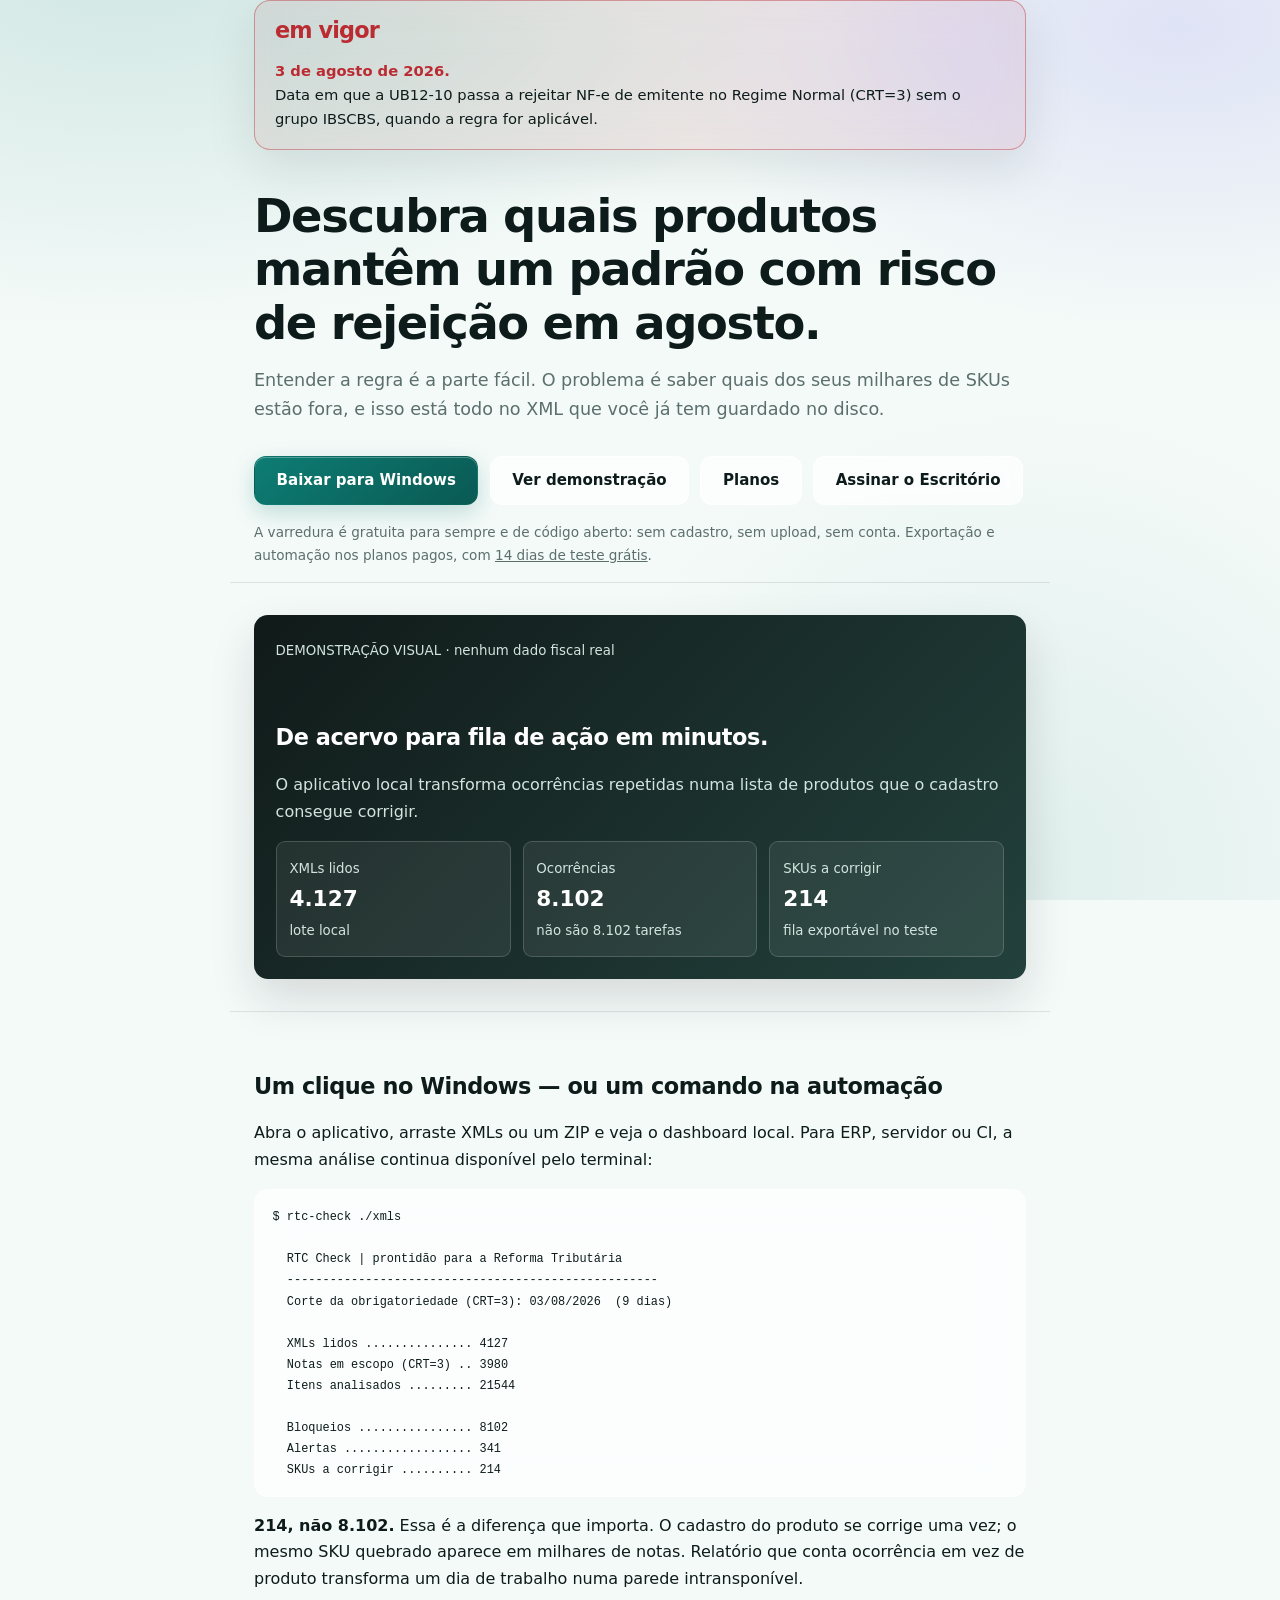
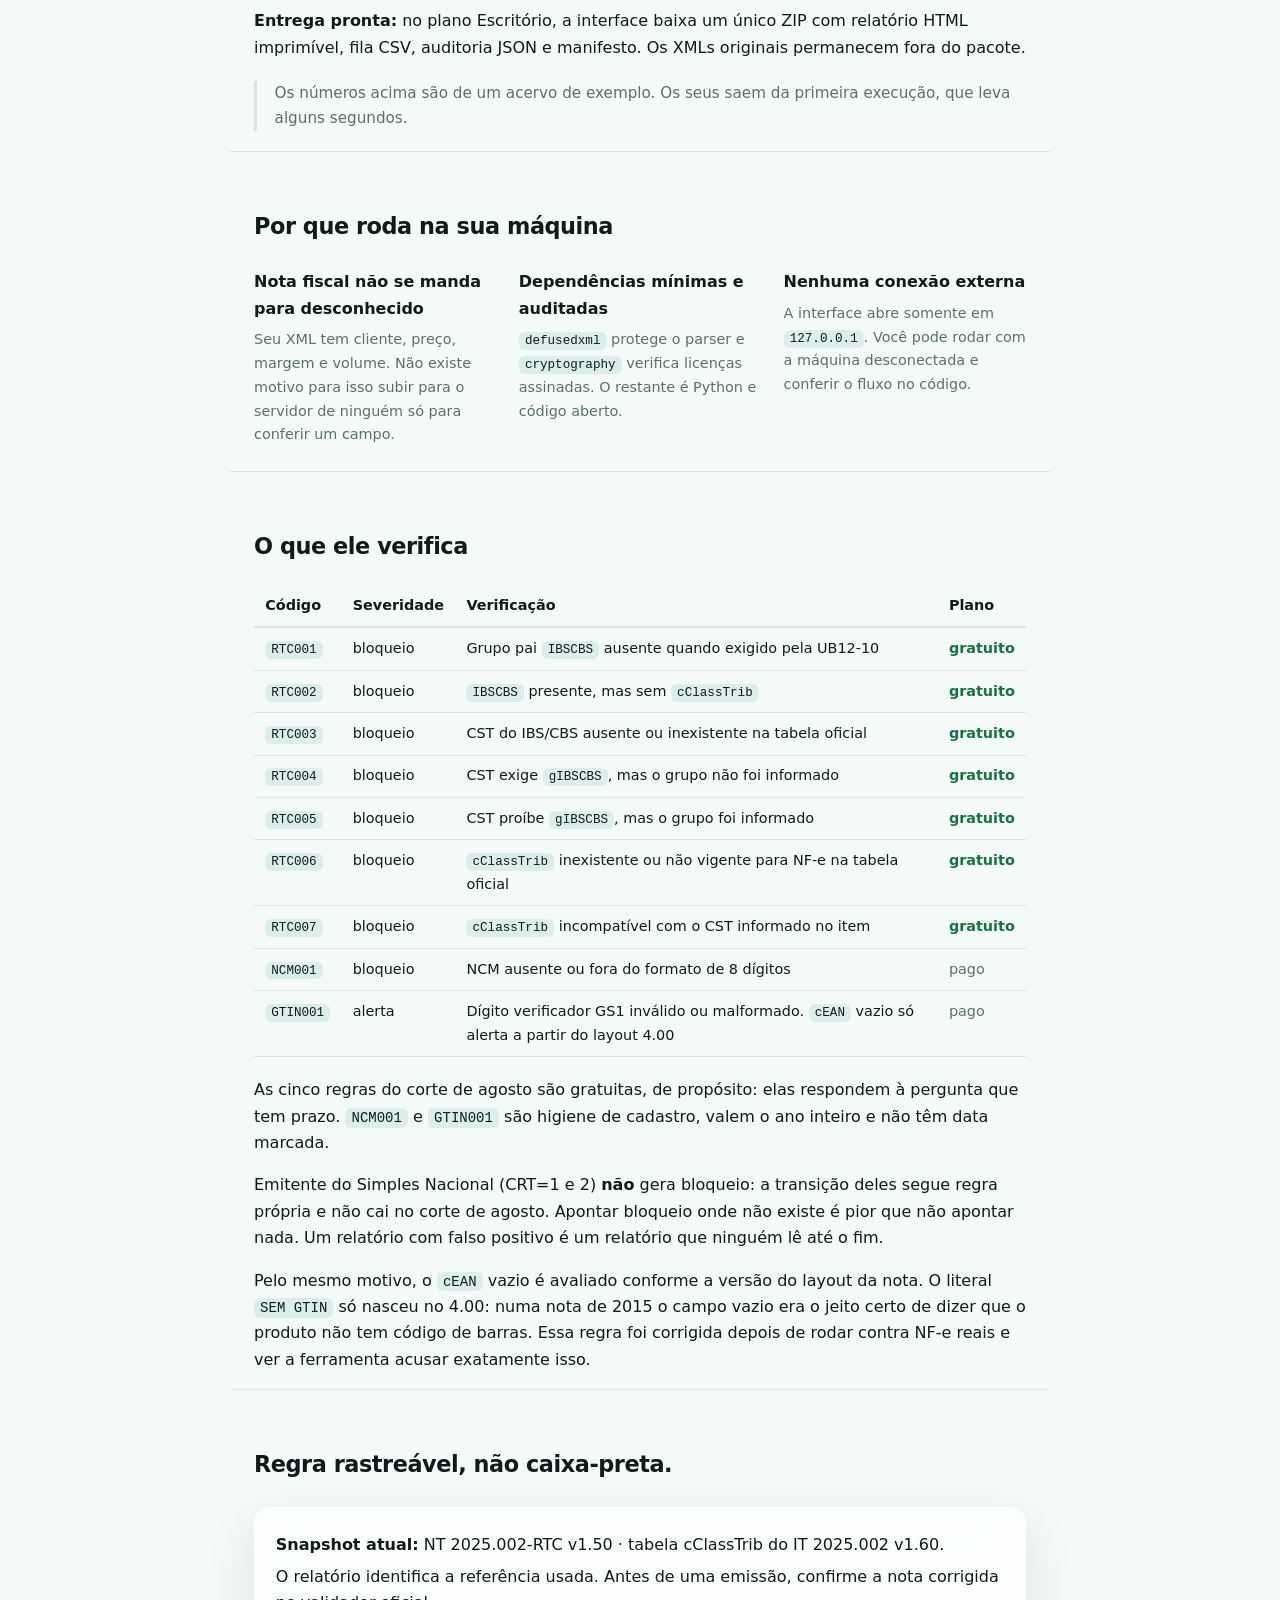
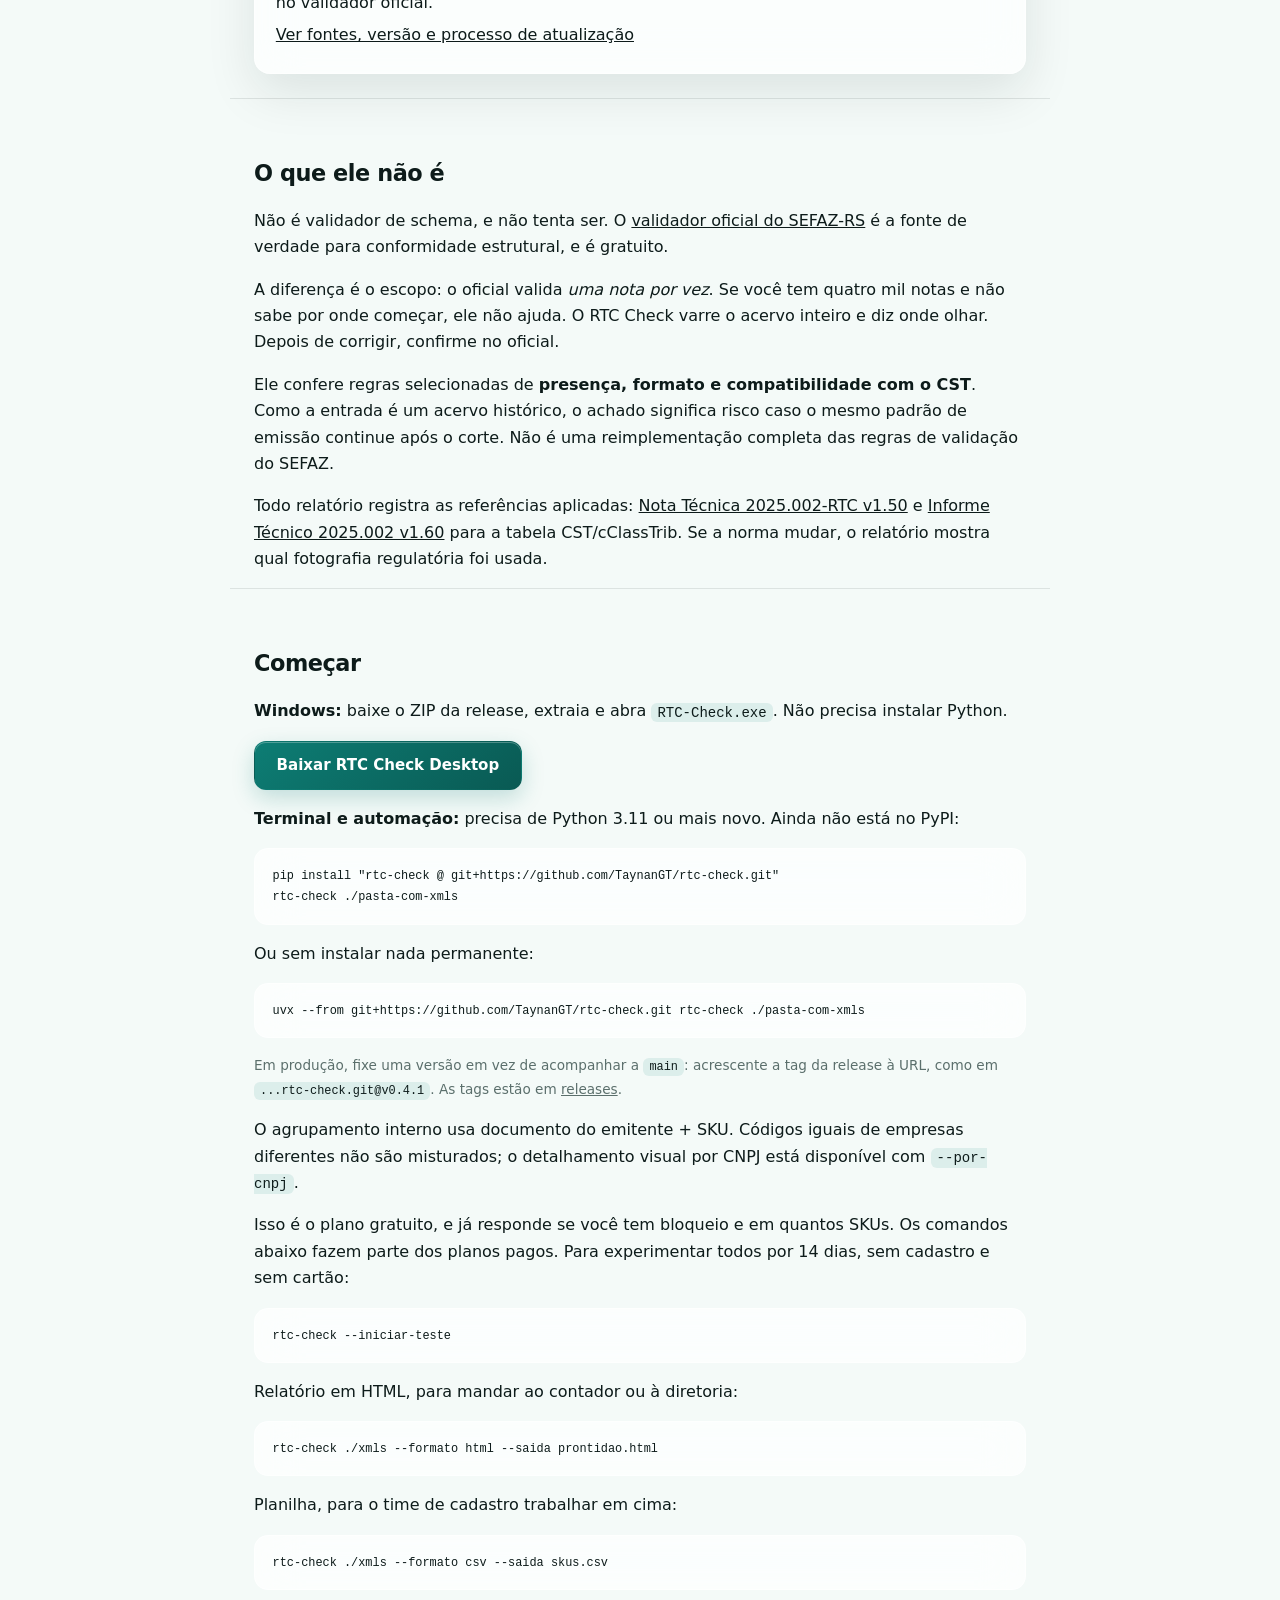
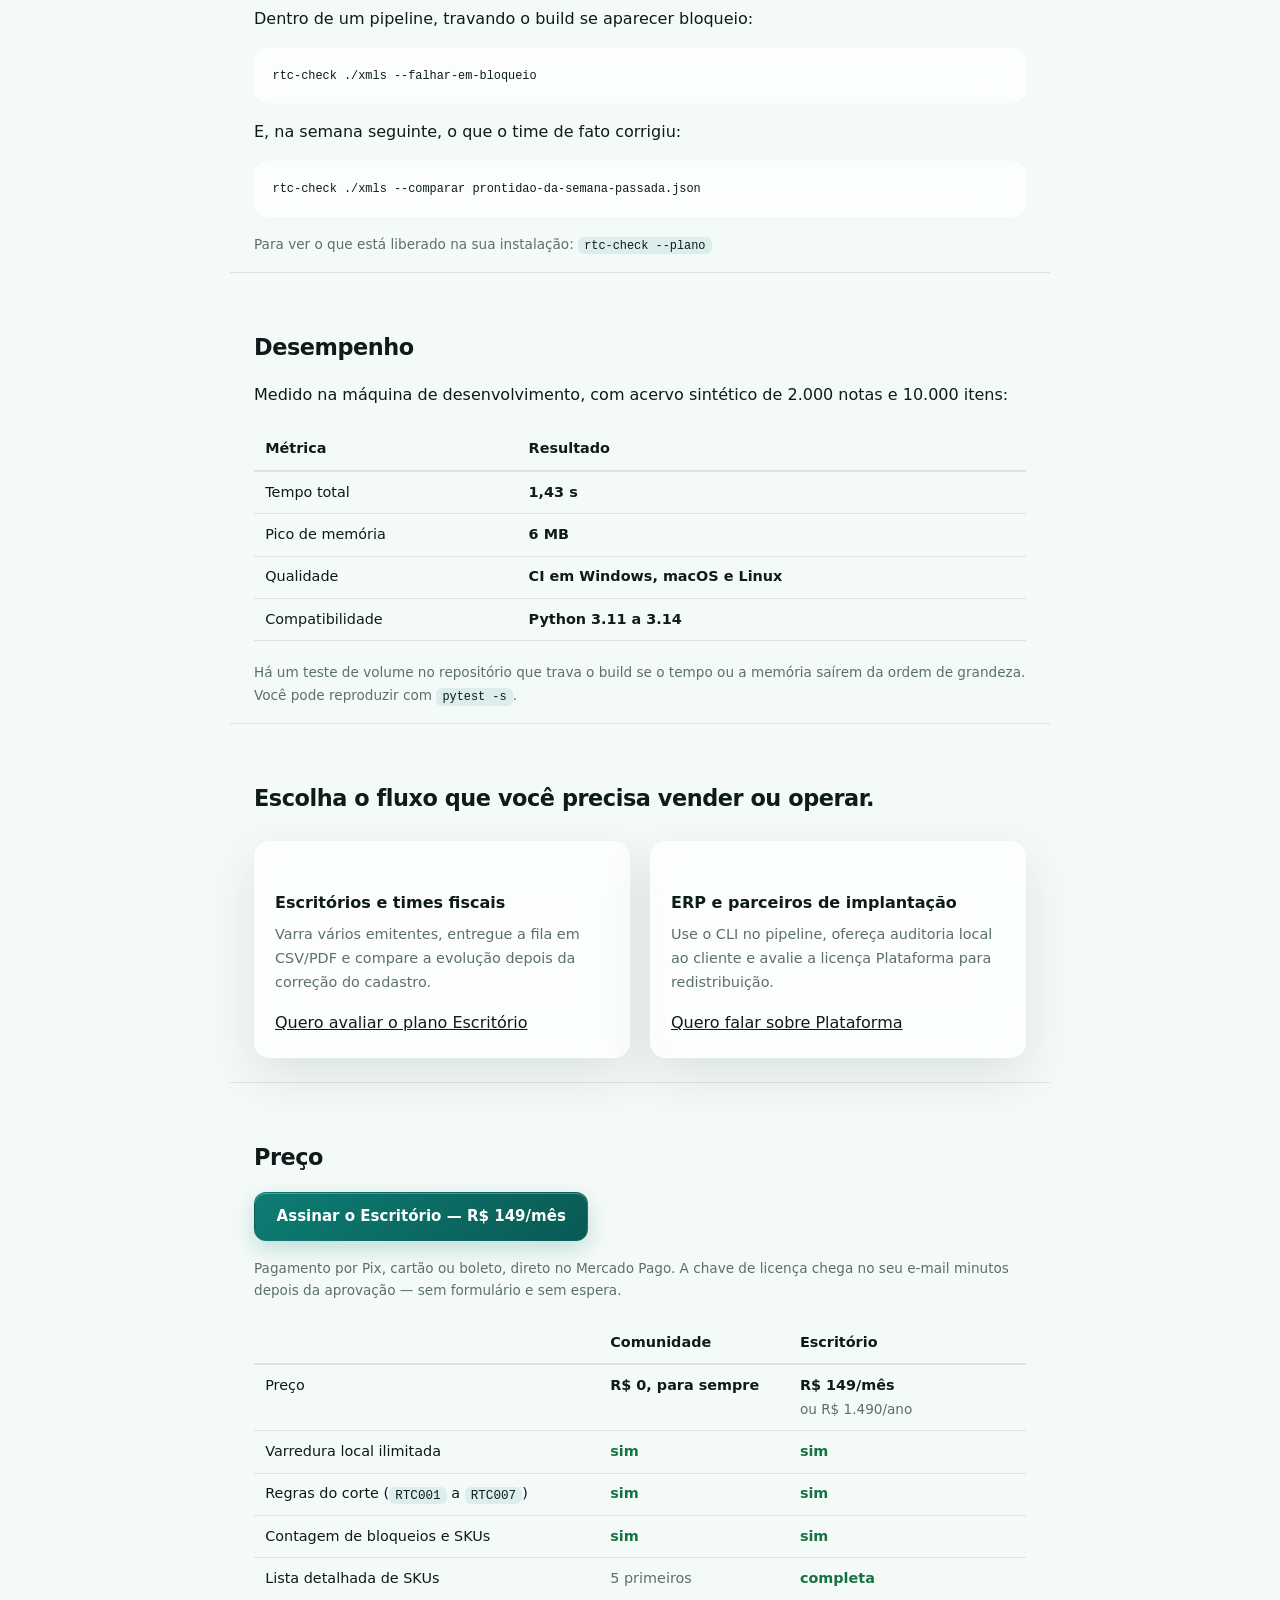
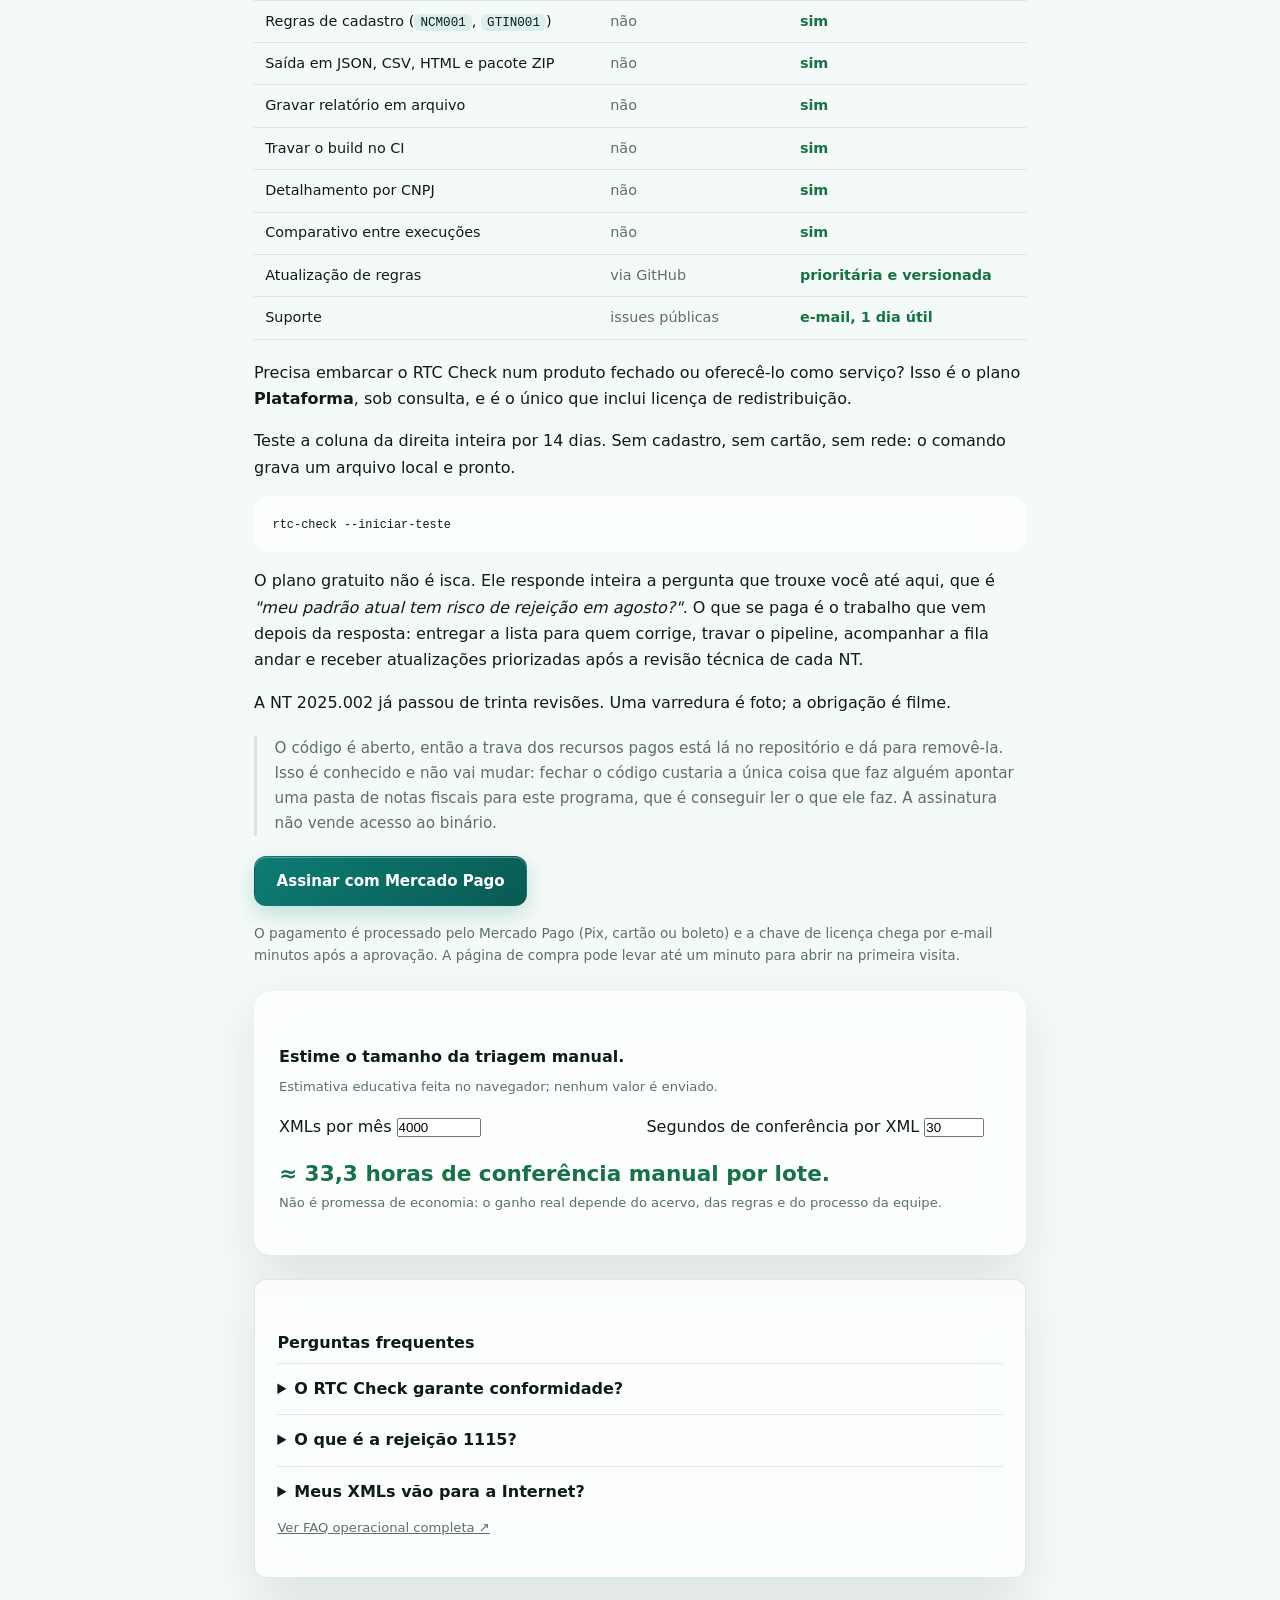
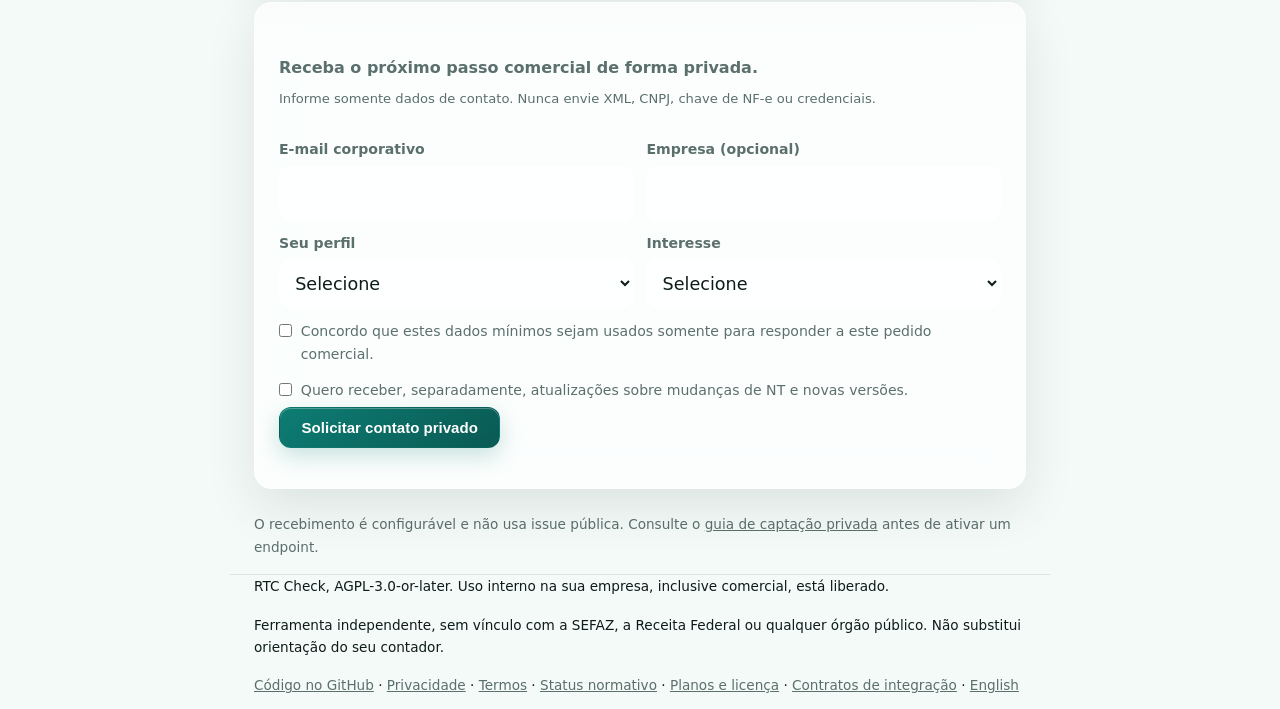
<file: site/index.html>
<!doctype html>
<html lang="pt-BR">
<head>
<meta charset="utf-8">
<meta name="viewport" content="width=device-width,initial-scale=1">
<link rel="icon" href="data:image/svg+xml,%3Csvg xmlns='http://www.w3.org/2000/svg' viewBox='0 0 32 32'%3E%3Crect width='32' height='32' rx='7' fill='%230f766e'/%3E%3Ctext x='16' y='23' font-family='system-ui,sans-serif' font-size='20' font-weight='700' fill='white' text-anchor='middle'%3ER%3C/text%3E%3C/svg%3E">
<title>RTC Check: encontre padrões com risco de rejeição em agosto</title>
<meta name="description" content="Varre o acervo de XML de NF-e no disco e lista SKUs com risco de rejeição a partir de 03/08/2026 caso o padrão continue. Roda local.">
<link rel="canonical" href="https://taynangt.github.io/rtc-check/">
<meta name="author" content="RTC Check">
<meta name="robots" content="index,follow,max-image-preview:large">
<meta name="keywords" content="NF-e, NFC-e, SEFAZ, Reforma Tributária, IBS, CBS, gIBSCBS, cClassTrib, NCM, GTIN, rejeição de nota fiscal, CRT 3">

<meta property="og:type" content="website">
<meta property="og:site_name" content="RTC Check">
<meta property="og:locale" content="pt_BR">
<meta property="og:url" content="https://taynangt.github.io/rtc-check/">
<meta property="og:title" content="Encontre padrões de XML com risco de rejeição em agosto">
<meta property="og:description" content="O RTC Check varre localmente o acervo de NF-e e prioriza SKUs cujo padrão atual pode causar rejeição após 03/08/2026.">

<meta name="twitter:card" content="summary_large_image">
<meta name="twitter:title" content="Encontre padrões de XML com risco de rejeição em agosto">
<meta name="twitter:description" content="Varredura local do acervo de NF-e para priorizar riscos do corte de 03/08/2026. Gratuito, sem cadastro e sem upload.">

<script type="application/ld+json">
{
  "@context": "https://schema.org",
  "@type": "SoftwareApplication",
  "name": "RTC Check",
  "applicationCategory": "BusinessApplication",
  "operatingSystem": "Windows, macOS, Linux",
  "description": "Auditoria local de prontidão da NF-e para a Reforma Tributária. Varre XMLs e lista padrões com risco de rejeição após 03/08/2026.",
  "url": "https://taynangt.github.io/rtc-check/",
  "codeRepository": "https://github.com/TaynanGT/rtc-check",
  "license": "https://www.gnu.org/licenses/agpl-3.0.html",
  "inLanguage": "pt-BR",
  "softwareRequirements": "Aplicativo portátil para Windows ou Python 3.11+",
  "offers": [
    {
      "@type": "Offer",
      "name": "Comunidade",
      "price": "0",
      "priceCurrency": "BRL",
      "description": "Varredura local ilimitada e relatório de texto, para sempre, sem cadastro."
    },
    {
      "@type": "Offer",
      "name": "Escritório",
      "price": "149",
      "priceCurrency": "BRL",
      "description": "Exportação em JSON, CSV e HTML, portão de CI, quebra por CNPJ, comparativo entre execuções e atualizações normativas priorizadas. 14 dias de teste grátis."
    }
  ]
}
</script>
<style>
*{box-sizing:border-box;margin:0;padding:0}
:root{--bg:#f4faf8;--fg:#0d1b1a;--dim:#5b6f6c;--line:rgba(13,27,26,.10);
--soft:rgba(255,255,255,.66);--surface:rgba(255,255,255,.72);--brand:#0d7d74;--accent:#4f46e5;
--red:#bb2b32;--redbg:rgba(187,43,50,.10);--green:#177245;--code:rgba(13,125,116,.10);
--border:rgba(255,255,255,.55);--glass:saturate(180%) blur(22px);
--shadow:0 18px 50px rgba(13,27,26,.10)}
@media(prefers-color-scheme:dark){:root{--bg:#0a1211;--fg:#eaf3f1;--dim:#9db3af;
--line:rgba(255,255,255,.12);--soft:rgba(255,255,255,.06);--surface:rgba(22,33,32,.66);
--brand:#3fd3c0;--accent:#a5b4fc;--red:#ff8087;--redbg:rgba(255,128,135,.12);--green:#5ddba0;
--code:rgba(63,211,192,.14);--border:rgba(255,255,255,.14);
--shadow:0 18px 50px rgba(0,0,0,.45)}}
html{scroll-behavior:smooth}
body{color:var(--fg);font:16px/1.65 Inter,-apple-system,"Segoe UI",
system-ui,sans-serif;-webkit-font-smoothing:antialiased;
background:radial-gradient(1100px 620px at 10% -6%,color-mix(in srgb,var(--brand) 16%,transparent),transparent 62%),
radial-gradient(900px 520px at 92% 3%,color-mix(in srgb,var(--accent) 13%,transparent),transparent 58%),
radial-gradient(780px 780px at 80% 97%,color-mix(in srgb,var(--brand) 9%,transparent),transparent 60%),
var(--bg);background-attachment:fixed}
/* Liquid glass: superfícies translúcidas com desfoque e hairline clara. */
.regra,.calculator,.faq,#contato,.segmento,.demo,.alerta{position:relative;
-webkit-backdrop-filter:var(--glass);backdrop-filter:var(--glass)}
.regra,.calculator,.faq,#contato,.segmento{background:var(--surface);
border:1px solid var(--border);box-shadow:var(--shadow)}
.regra p{color:var(--fg)}
@media(prefers-reduced-transparency:reduce){.regra,.calculator,.faq,#contato,.segmento,.demo,.alerta{
-webkit-backdrop-filter:none;backdrop-filter:none}}
.w{max-width:820px;margin:0 auto;padding:0 1.5rem}
h1{font-size:clamp(1.9rem,5vw,2.9rem);line-height:1.15;letter-spacing:-.03em;
font-weight:680;margin-bottom:1rem}
h2{font-size:1.4rem;letter-spacing:-.02em;margin:3.5rem 0 1rem;font-weight:640}
h3{font-size:1rem;margin:1.75rem 0 .4rem;font-weight:640}
p{margin-bottom:1rem;color:var(--fg)}
.lead{font-size:1.1rem;color:var(--dim);margin-bottom:2rem}
a{color:inherit}
code,pre{font-family:ui-monospace,"Cascadia Code",Consolas,monospace}
code{background:var(--code);color:var(--fg);padding:.12rem .38rem;border-radius:6px;font-size:.875em}
pre{background:var(--surface);border:1px solid var(--border);
-webkit-backdrop-filter:var(--glass);backdrop-filter:var(--glass);
padding:1rem 1.1rem;border-radius:14px;overflow-x:auto;
font-size:.85rem;line-height:1.55;margin-bottom:1rem}
pre code{background:none;padding:0}
header{padding:4rem 0 1rem}
.alerta{background:var(--redbg);border:1px solid color-mix(in srgb,var(--red) 42%,transparent);
border-radius:16px;box-shadow:var(--shadow);
padding:1.1rem 1.25rem;margin-bottom:2.5rem;display:flex;gap:1.1rem;align-items:center;
flex-wrap:wrap}
.dias{font-size:2.6rem;font-weight:700;color:var(--red);line-height:1;
letter-spacing:-.04em;font-variant-numeric:tabular-nums}
.alerta div p{margin:0;font-size:.92rem}
.alerta strong{color:var(--red)}
.btns{display:flex;gap:.7rem;flex-wrap:wrap;margin:2rem 0 1rem}
.btn{display:inline-block;padding:.7rem 1.35rem;border-radius:12px;text-decoration:none;
font-weight:600;font-size:.94rem;border:1px solid transparent;
background:linear-gradient(140deg,var(--brand),color-mix(in srgb,var(--brand) 72%,#000));
color:#fff;box-shadow:0 8px 22px color-mix(in srgb,var(--brand) 22%,transparent),
inset 0 1px 0 rgba(255,255,255,.28);
transition:transform .18s cubic-bezier(.2,.8,.2,1),box-shadow .18s,background .18s}
.btn:hover{transform:translateY(-1.5px);
box-shadow:0 16px 34px color-mix(in srgb,var(--brand) 26%,transparent),
inset 0 1px 0 rgba(255,255,255,.32)}
.btn:active{transform:translateY(0) scale(.985)}
.btn.sec{background:var(--surface);color:var(--fg);border-color:var(--border);
-webkit-backdrop-filter:blur(10px);backdrop-filter:blur(10px);box-shadow:none}
.btn.sec:hover{box-shadow:var(--shadow)}
.nota{font-size:.85rem;color:var(--dim)}
section{border-top:1px solid var(--line);padding-top:.5rem}
.grid{display:grid;grid-template-columns:repeat(auto-fit,minmax(215px,1fr));
gap:1.4rem;margin:1.5rem 0}
.grid h3{margin-top:0}
.grid p{font-size:.9rem;color:var(--dim);margin:0}
table{width:100%;border-collapse:collapse;font-size:.9rem;margin:1.25rem 0}
th{text-align:left;padding:.55rem .7rem;border-bottom:2px solid var(--line);font-weight:620}
td{padding:.55rem .7rem;border-bottom:1px solid var(--line);vertical-align:top}
td:first-child{white-space:nowrap}
.ok{color:var(--green);font-weight:600}
.no{color:var(--dim)}
blockquote{border-left:3px solid var(--line);padding-left:1.1rem;color:var(--dim);
margin:1.25rem 0;font-size:.95rem}
footer{border-top:1px solid var(--line);margin-top:4rem;padding:2rem 0 3rem;
font-size:.85rem;color:var(--dim)}
footer a{color:var(--dim)}
ul{margin:0 0 1rem 1.15rem}li{margin-bottom:.4rem}
.destaque{font-variant-numeric:tabular-nums;font-weight:640}
.demo{margin:2rem 0;background:linear-gradient(135deg,#101a19,#23413c);color:#fff;border-radius:14px;padding:1.35rem;box-shadow:0 20px 45px #18181b22}.demo small,.demo p{color:#d2e4df}.demo-grid{display:grid;grid-template-columns:repeat(3,1fr);gap:.75rem;margin-top:1rem}.demo-card{background:#ffffff12;border:1px solid #ffffff2b;border-radius:9px;padding:.8rem}.demo-card strong{display:block;font-size:1.35rem}.regra{border-radius:16px;padding:1.15rem 1.3rem;margin:1.5rem 0}.regra p{margin:.35rem 0}.segmentos{display:grid;grid-template-columns:repeat(2,minmax(0,1fr));gap:1.25rem;margin:1.5rem 0}.segmento{border-radius:16px;padding:1.25rem}.segmento p{font-size:.9rem;color:var(--dim)}#contato{border-radius:18px;padding:1.5rem;margin:1.5rem 0}.lead label{display:block;font-size:.88rem;font-weight:620;margin:.8rem 0 .3rem}.lead input,.lead select{width:100%;border:1px solid var(--border);border-radius:11px;
padding:.7rem;background:var(--surface);color:var(--fg);font:inherit;transition:border-color .18s,box-shadow .18s}
.lead input:focus,.lead select:focus{outline:none;border-color:var(--brand);
box-shadow:0 0 0 4px color-mix(in srgb,var(--brand) 18%,transparent)}.lead-grid{display:grid;grid-template-columns:1fr 1fr;gap:.8rem}.consent{display:flex!important;gap:.55rem;align-items:flex-start;font-weight:400!important}.consent input{width:auto!important;margin-top:.25rem}.lead-status{font-size:.86rem;color:var(--dim);margin-top:.8rem}.privacy-note{font-size:.82rem;color:var(--dim)}.honeypot{position:absolute!important;left:-9999px!important;width:1px!important;height:1px!important}.calculator{border-radius:18px;padding:1.5rem;margin:1.5rem 0}.calculator output{display:block;font-size:1.35rem;font-weight:700;color:var(--green);margin-top:1rem}
 .faq{border:1px solid var(--line);border-radius:12px;padding:1.4rem;margin:1.5rem 0}.faq details{border-top:1px solid var(--line);padding:.75rem 0}.faq summary{cursor:pointer;font-weight:620}.faq details p{font-size:.9rem;color:var(--dim);margin:.5rem 0 0}
@media(max-width:560px){.demo-grid,.segmentos,.lead-grid{grid-template-columns:1fr}}
</style>
</head>
<body>

<header class="w">
  <div class="alerta">
    <div class="dias" id="dias">··</div>
    <div>
      <p><strong>3 de agosto de 2026.</strong></p>
      <p>Data em que a UB12-10 passa a rejeitar NF-e de emitente no Regime Normal
      (CRT=3) sem o grupo IBSCBS, quando a regra for aplicável.</p>
    </div>
  </div>

  <h1>Descubra quais produtos mantêm um padrão com risco de rejeição em agosto.</h1>

  <p class="lead">Entender a regra é a parte fácil. O problema é saber quais dos
  seus milhares de SKUs estão fora, e isso está todo no XML que você já tem
  guardado no disco.</p>

  <div class="btns">
    <a class="btn" href="https://github.com/TaynanGT/rtc-check/releases/latest">Baixar para Windows</a>
    <a class="btn sec" href="#demo">Ver demonstração</a>
    <a class="btn sec" href="#precos">Planos</a>
    <a class="btn sec" href="https://rtc-check-vendas.onrender.com">Assinar o Escritório</a>
  </div>
  <p class="nota">A varredura é gratuita para sempre e de código aberto: sem cadastro,
  sem upload, sem conta. Exportação e automação nos planos pagos, com
  <a href="#precos">14 dias de teste grátis</a>.</p>
</header>

<section class="w" id="demo" aria-labelledby="demo-title">
  <div class="demo">
    <small>DEMONSTRAÇÃO VISUAL · nenhum dado fiscal real</small>
    <h2 id="demo-title">De acervo para fila de ação em minutos.</h2>
    <p>O aplicativo local transforma ocorrências repetidas numa lista de produtos que o cadastro consegue corrigir.</p>
    <div class="demo-grid" aria-label="Exemplo de resultado do RTC Check">
      <div class="demo-card"><small>XMLs lidos</small><strong>4.127</strong><small>lote local</small></div>
      <div class="demo-card"><small>Ocorrências</small><strong>8.102</strong><small>não são 8.102 tarefas</small></div>
      <div class="demo-card"><small>SKUs a corrigir</small><strong>214</strong><small>fila exportável no teste</small></div>
    </div>
  </div>
</section>

<section class="w">
<h2>Um clique no Windows — ou um comando na automação</h2>

<p>Abra o aplicativo, arraste XMLs ou um ZIP e veja o dashboard local. Para ERP,
servidor ou CI, a mesma análise continua disponível pelo terminal:</p>

<pre><code>$ rtc-check ./xmls

  RTC Check | prontidão para a Reforma Tributária
  ----------------------------------------------------
  Corte da obrigatoriedade (CRT=3): 03/08/2026  (9 dias)

  XMLs lidos ............... 4127
  Notas em escopo (CRT=3) .. 3980
  Itens analisados ......... 21544

  Bloqueios ................ 8102
  Alertas .................. 341
  SKUs a corrigir .......... 214</code></pre>

<p><strong>214, não 8.102.</strong> Essa é a diferença que importa. O cadastro do
produto se corrige uma vez; o mesmo SKU quebrado aparece em milhares de notas.
Relatório que conta ocorrência em vez de produto transforma um dia de trabalho
numa parede intransponível.</p>

<p><strong>Entrega pronta:</strong> no plano Escritório, a interface baixa um único
ZIP com relatório HTML imprimível, fila CSV, auditoria JSON e manifesto. Os XMLs
originais permanecem fora do pacote.</p>

<blockquote>Os números acima são de um acervo de exemplo. Os seus saem da
primeira execução, que leva alguns segundos.</blockquote>
</section>

<section class="w">
<h2>Por que roda na sua máquina</h2>

<div class="grid">
  <div>
    <h3>Nota fiscal não se manda para desconhecido</h3>
    <p>Seu XML tem cliente, preço, margem e volume. Não existe motivo para isso
    subir para o servidor de ninguém só para conferir um campo.</p>
  </div>
  <div>
    <h3>Dependências mínimas e auditadas</h3>
    <p><code>defusedxml</code> protege o parser e <code>cryptography</code>
    verifica licenças assinadas. O restante é Python e código aberto.</p>
  </div>
  <div>
    <h3>Nenhuma conexão externa</h3>
    <p>A interface abre somente em <code>127.0.0.1</code>. Você pode rodar com a
    máquina desconectada e conferir o fluxo no código.</p>
  </div>
</div>
</section>

<section class="w">
<h2>O que ele verifica</h2>

<table>
<thead><tr><th>Código</th><th>Severidade</th><th>Verificação</th><th>Plano</th></tr></thead>
<tbody>
<tr><td><code>RTC001</code></td><td>bloqueio</td>
  <td>Grupo pai <code>IBSCBS</code> ausente quando exigido pela UB12-10</td>
  <td class="ok">gratuito</td></tr>
<tr><td><code>RTC002</code></td><td>bloqueio</td>
  <td><code>IBSCBS</code> presente, mas sem <code>cClassTrib</code></td>
  <td class="ok">gratuito</td></tr>
<tr><td><code>RTC003</code></td><td>bloqueio</td>
  <td>CST do IBS/CBS ausente ou inexistente na tabela oficial</td>
  <td class="ok">gratuito</td></tr>
<tr><td><code>RTC004</code></td><td>bloqueio</td>
  <td>CST exige <code>gIBSCBS</code>, mas o grupo não foi informado</td>
  <td class="ok">gratuito</td></tr>
<tr><td><code>RTC005</code></td><td>bloqueio</td>
  <td>CST proíbe <code>gIBSCBS</code>, mas o grupo foi informado</td>
  <td class="ok">gratuito</td></tr>
<tr><td><code>RTC006</code></td><td>bloqueio</td>
  <td><code>cClassTrib</code> inexistente ou não vigente para NF-e na tabela oficial</td>
  <td class="ok">gratuito</td></tr>
<tr><td><code>RTC007</code></td><td>bloqueio</td>
  <td><code>cClassTrib</code> incompatível com o CST informado no item</td>
  <td class="ok">gratuito</td></tr>
<tr><td><code>NCM001</code></td><td>bloqueio</td>
  <td>NCM ausente ou fora do formato de 8 dígitos</td>
  <td class="no">pago</td></tr>
<tr><td><code>GTIN001</code></td><td>alerta</td>
  <td>Dígito verificador GS1 inválido ou malformado. <code>cEAN</code> vazio
  só alerta a partir do layout 4.00</td>
  <td class="no">pago</td></tr>
</tbody>
</table>

<p>As cinco regras do corte de agosto são gratuitas, de propósito: elas respondem
à pergunta que tem prazo. <code>NCM001</code> e <code>GTIN001</code> são higiene de
cadastro, valem o ano inteiro e não têm data marcada.</p>

<p>Emitente do Simples Nacional (CRT=1 e 2) <strong>não</strong> gera bloqueio: a
transição deles segue regra própria e não cai no corte de agosto. Apontar bloqueio
onde não existe é pior que não apontar nada. Um relatório com falso positivo é um
relatório que ninguém lê até o fim.</p>

<p>Pelo mesmo motivo, o <code>cEAN</code> vazio é avaliado conforme a versão do
layout da nota. O literal <code>SEM GTIN</code> só nasceu no 4.00: numa nota de
2015 o campo vazio era o jeito certo de dizer que o produto não tem código de
barras. Essa regra foi corrigida depois de rodar contra NF-e reais e ver a
ferramenta acusar exatamente isso.</p>
</section>

<section class="w" aria-labelledby="normativa-title">
<h2 id="normativa-title">Regra rastreável, não caixa-preta.</h2>
<div class="regra">
  <p><strong>Snapshot atual:</strong> NT 2025.002-RTC v1.50 · tabela cClassTrib do IT 2025.002 v1.60.</p>
  <p>O relatório identifica a referência usada. Antes de uma emissão, confirme a nota corrigida no validador oficial.</p>
  <p><a href="https://github.com/TaynanGT/rtc-check/blob/main/docs/normativa-rtc.md">Ver fontes, versão e processo de atualização</a></p>
</div>
</section>

<section class="w" id="o-que-nao-e">
<h2>O que ele não é</h2>

<p>Não é validador de schema, e não tenta ser. O
<a href="https://dfe-portal.svrs.rs.gov.br/Cff/ValidadorRtcNfe">validador oficial
do SEFAZ-RS</a> é a fonte de verdade para conformidade estrutural, e é gratuito.</p>

<p>A diferença é o escopo: o oficial valida <em>uma nota por vez</em>. Se você tem
quatro mil notas e não sabe por onde começar, ele não ajuda. O RTC Check varre o
acervo inteiro e diz onde olhar. Depois de corrigir, confirme no oficial.</p>

<p>Ele confere regras selecionadas de <strong>presença, formato e compatibilidade
com o CST</strong>. Como a entrada é um acervo histórico, o achado significa risco
caso o mesmo padrão de emissão continue após o corte. Não é uma reimplementação
completa das regras de validação do SEFAZ.</p>

<p>Todo relatório registra as referências aplicadas:
<a href="https://www.nfe.fazenda.gov.br/portal/exibirArquivo.aspx?conteudo=pD4YrecPV6s%3D">Nota Técnica 2025.002-RTC v1.50</a>
e <a href="https://www.nfe.fazenda.gov.br/portal/exibirArquivo.aspx?conteudo=jxTMMQeEVM8%3D">Informe Técnico 2025.002 v1.60</a>
para a tabela CST/cClassTrib. Se a norma mudar, o relatório mostra qual fotografia
regulatória foi usada.</p>
</section>

<section class="w" id="comecar">
<h2>Começar</h2>

<p><strong>Windows:</strong> baixe o ZIP da release, extraia e abra
<code>RTC-Check.exe</code>. Não precisa instalar Python.</p>

<p><a class="btn" href="https://github.com/TaynanGT/rtc-check/releases/latest">Baixar RTC Check Desktop</a></p>

<p><strong>Terminal e automação:</strong> precisa de Python 3.11 ou mais novo.
Ainda não está no PyPI:</p>

<pre><code>pip install "rtc-check @ git+https://github.com/TaynanGT/rtc-check.git"
rtc-check ./pasta-com-xmls</code></pre>

<p>Ou sem instalar nada permanente:</p>

<pre><code>uvx --from git+https://github.com/TaynanGT/rtc-check.git rtc-check ./pasta-com-xmls</code></pre>

<p class="nota">Em produção, fixe uma versão em vez de acompanhar a
<code>main</code>: acrescente a tag da release à URL, como em
<code>...rtc-check.git@v0.4.1</code>. As tags estão em
<a href="https://github.com/TaynanGT/rtc-check/releases">releases</a>.</p>

<p>O agrupamento interno usa documento do emitente + SKU. Códigos iguais de
empresas diferentes não são misturados; o detalhamento visual por CNPJ está
disponível com <code>--por-cnpj</code>.</p>

<p>Isso é o plano gratuito, e já responde se você tem bloqueio e em quantos SKUs.
Os comandos abaixo fazem parte dos planos pagos. Para experimentar todos por 14
dias, sem cadastro e sem cartão:</p>

<pre><code>rtc-check --iniciar-teste</code></pre>

<p>Relatório em HTML, para mandar ao contador ou à diretoria:</p>

<pre><code>rtc-check ./xmls --formato html --saida prontidao.html</code></pre>

<p>Planilha, para o time de cadastro trabalhar em cima:</p>

<pre><code>rtc-check ./xmls --formato csv --saida skus.csv</code></pre>

<p>Dentro de um pipeline, travando o build se aparecer bloqueio:</p>

<pre><code>rtc-check ./xmls --falhar-em-bloqueio</code></pre>

<p>E, na semana seguinte, o que o time de fato corrigiu:</p>

<pre><code>rtc-check ./xmls --comparar prontidao-da-semana-passada.json</code></pre>

<p class="nota">Para ver o que está liberado na sua instalação:
<code>rtc-check --plano</code></p>
</section>

<section class="w">
<h2>Desempenho</h2>

<p>Medido na máquina de desenvolvimento, com acervo sintético de 2.000 notas e
10.000 itens:</p>

<table>
<thead><tr><th>Métrica</th><th>Resultado</th></tr></thead>
<tbody>
<tr><td>Tempo total</td><td class="destaque">1,43 s</td></tr>
<tr><td>Pico de memória</td><td class="destaque">6 MB</td></tr>
<tr><td>Qualidade</td><td class="destaque">CI em Windows, macOS e Linux</td></tr>
<tr><td>Compatibilidade</td><td class="destaque">Python 3.11 a 3.14</td></tr>
</tbody>
</table>

<p class="nota">Há um teste de volume no repositório que trava o build se o tempo
ou a memória saírem da ordem de grandeza. Você pode reproduzir com
<code>pytest -s</code>.</p>
</section>

<section class="w" aria-labelledby="para-quem-title">
<h2 id="para-quem-title">Escolha o fluxo que você precisa vender ou operar.</h2>
<div class="segmentos">
  <article class="segmento"><h3>Escritórios e times fiscais</h3><p>Varra vários emitentes, entregue a fila em CSV/PDF e compare a evolução depois da correção do cadastro.</p><a href="#contato">Quero avaliar o plano Escritório</a></article>
  <article class="segmento"><h3>ERP e parceiros de implantação</h3><p>Use o CLI no pipeline, ofereça auditoria local ao cliente e avalie a licença Plataforma para redistribuição.</p><a href="#contato">Quero falar sobre Plataforma</a></article>
</div>
</section>

<section class="w" id="precos">
<h2>Preço</h2>

<p><a class="btn" href="https://rtc-check-vendas.onrender.com">Assinar o Escritório
— R$ 149/mês</a></p>
<p class="nota">Pagamento por Pix, cartão ou boleto, direto no Mercado Pago. A chave
de licença chega no seu e-mail minutos depois da aprovação — sem formulário e sem
espera.</p>

<table>
<thead><tr><th></th><th>Comunidade</th><th>Escritório</th></tr></thead>
<tbody>
<tr><td>Preço</td><td><strong>R$ 0, para sempre</strong></td>
  <td><strong>R$ 149/mês</strong><br><span class="nota">ou R$ 1.490/ano</span></td></tr>
<tr><td>Varredura local ilimitada</td><td class="ok">sim</td><td class="ok">sim</td></tr>
<tr><td>Regras do corte (<code>RTC001</code> a <code>RTC007</code>)</td>
  <td class="ok">sim</td><td class="ok">sim</td></tr>
<tr><td>Contagem de bloqueios e SKUs</td><td class="ok">sim</td><td class="ok">sim</td></tr>
<tr><td>Lista detalhada de SKUs</td><td class="no">5 primeiros</td>
  <td class="ok">completa</td></tr>
<tr><td>Regras de cadastro (<code>NCM001</code>, <code>GTIN001</code>)</td>
  <td class="no">não</td><td class="ok">sim</td></tr>
<tr><td>Saída em JSON, CSV, HTML e pacote ZIP</td><td class="no">não</td><td class="ok">sim</td></tr>
<tr><td>Gravar relatório em arquivo</td><td class="no">não</td><td class="ok">sim</td></tr>
<tr><td>Travar o build no CI</td><td class="no">não</td><td class="ok">sim</td></tr>
<tr><td>Detalhamento por CNPJ</td><td class="no">não</td><td class="ok">sim</td></tr>
<tr><td>Comparativo entre execuções</td><td class="no">não</td><td class="ok">sim</td></tr>
<tr><td>Atualização de regras</td><td class="no">via GitHub</td>
  <td class="ok">prioritária e versionada</td></tr>
<tr><td>Suporte</td><td class="no">issues públicas</td><td class="ok">e-mail, 1 dia útil</td></tr>
</tbody>
</table>

<p>Precisa embarcar o RTC Check num produto fechado ou oferecê-lo como serviço? Isso é
o plano <strong>Plataforma</strong>, sob consulta, e é o único que inclui licença de
redistribuição.</p>

<p>Teste a coluna da direita inteira por 14 dias. Sem cadastro, sem cartão, sem rede:
o comando grava um arquivo local e pronto.</p>

<pre><code>rtc-check --iniciar-teste</code></pre>

<p>O plano gratuito não é isca. Ele responde inteira a pergunta que trouxe você até
aqui, que é <em>"meu padrão atual tem risco de rejeição em agosto?"</em>. O que se
paga é o trabalho que vem depois da resposta: entregar a lista para quem corrige,
travar o pipeline, acompanhar a fila andar e receber atualizações priorizadas após
a revisão técnica de cada NT.</p>

<p>A NT 2025.002 já passou de trinta revisões. Uma varredura é foto; a obrigação
é filme.</p>

<blockquote>O código é aberto, então a trava dos recursos pagos está lá no repositório
e dá para removê-la. Isso é conhecido e não vai mudar: fechar o código custaria a
única coisa que faz alguém apontar uma pasta de notas fiscais para este programa, que
é conseguir ler o que ele faz. A assinatura não vende acesso ao binário.</blockquote>

<p><a class="btn" href="https://rtc-check-vendas.onrender.com">Assinar com Mercado Pago</a></p>
<p class="nota">O pagamento é processado pelo Mercado Pago (Pix, cartão ou boleto) e a
chave de licença chega por e-mail minutos após a aprovação. A página de compra pode
levar até um minuto para abrir na primeira visita.</p>

<div class="calculator" id="calculadora">
  <h3>Estime o tamanho da triagem manual.</h3>
  <p class="privacy-note">Estimativa educativa feita no navegador; nenhum valor é enviado.</p>
  <div class="lead-grid">
    <div><label for="calc-xml">XMLs por mês</label>
      <input id="calc-xml" type="number" min="1" max="1000000" value="4000"></div>
    <div><label for="calc-segundos">Segundos de conferência por XML</label>
      <input id="calc-segundos" type="number" min="1" max="3600" value="30"></div>
  </div>
  <output id="calc-output">≈ 33,3 horas de conferência manual por lote.</output>
  <p class="privacy-note">Não é promessa de economia: o ganho real depende do acervo, das regras e do processo da equipe.</p>
</div>

<div class="faq" id="faq">
  <h3>Perguntas frequentes</h3>
  <details><summary>O RTC Check garante conformidade?</summary>
    <p>Não. Ele faz triagem dentro da cobertura declarada e encaminha a confirmação para o validador oficial.</p>
  </details>
  <details><summary>O que é a rejeição 1115?</summary>
    <p>É o risco associado à ausência do grupo IBS/CBS em item no escopo monitorado pela UB12-10.</p>
  </details>
  <details><summary>Meus XMLs vão para a Internet?</summary>
    <p>Não no Desktop: o servidor escuta em 127.0.0.1 e os temporários são apagados ao terminar.</p>
  </details>
  <p class="privacy-note"><a href="https://github.com/TaynanGT/rtc-check/blob/main/docs/faq-rtc.md">Ver FAQ operacional completa ↗</a></p>
</div>

<div class="lead" id="contato">
  <h3>Receba o próximo passo comercial de forma privada.</h3>
  <p class="privacy-note">Informe somente dados de contato. Nunca envie XML, CNPJ, chave de NF-e ou credenciais.</p>
  <form id="lead-form">
    <div class="honeypot" aria-hidden="true">
      <label for="lead-site">Não preencha este campo</label>
      <input id="lead-site" name="site" tabindex="-1" autocomplete="off">
    </div>
    <div class="lead-grid">
      <div><label for="lead-email">E-mail corporativo</label><input id="lead-email" name="email" type="email" autocomplete="email" maxlength="254" required></div>
      <div><label for="lead-empresa">Empresa (opcional)</label><input id="lead-empresa" name="empresa" autocomplete="organization" maxlength="80"></div>
    </div>
    <div class="lead-grid">
      <div><label for="lead-perfil">Seu perfil</label><select id="lead-perfil" name="perfil" required><option value="">Selecione</option><option>Escritório contábil</option><option>Time fiscal/financeiro</option><option>ERP/parceiro de implantação</option></select></div>
      <div><label for="lead-plano">Interesse</label><select id="lead-plano" name="plano" required><option value="">Selecione</option><option>Escritório</option><option>Plataforma</option></select></div>
    </div>
    <label class="consent"><input id="lead-consent" type="checkbox" required> Concordo que estes dados mínimos sejam usados somente para responder a este pedido comercial.</label>
    <label class="consent"><input id="lead-news" name="novidades" type="checkbox" value="sim">
      Quero receber, separadamente, atualizações sobre mudanças de NT e novas versões.</label>
    <p><button class="btn" type="submit">Solicitar contato privado</button></p>
    <p class="lead-status" id="lead-status" role="status" aria-live="polite"></p>
  </form>
</div>
<p class="nota">O recebimento é configurável e não usa issue pública. Consulte o <a href="https://github.com/TaynanGT/rtc-check/blob/main/docs/captacao-privada.md">guia de captação privada</a> antes de ativar um endpoint.</p>
</section>

<footer class="w">
  <p>RTC Check, AGPL-3.0-or-later. Uso interno na sua empresa, inclusive
  comercial, está liberado.</p>
  <p>Ferramenta independente, sem vínculo com a SEFAZ, a Receita Federal ou
  qualquer órgão público. Não substitui orientação do seu contador.</p>
  <p><a href="https://github.com/TaynanGT/rtc-check">Código no GitHub</a> ·
  <a href="privacy.html">Privacidade</a> ·
  <a href="terms.html">Termos</a> ·
  <a href="status.html">Status normativo</a> ·
  <a href="https://github.com/TaynanGT/rtc-check/blob/main/docs/planos.md">Planos e
  licença</a> ·
  <a href="https://github.com/TaynanGT/rtc-check/blob/main/docs/webhook-e-cupons.md">Contratos de integração</a> ·
  <a href="https://github.com/TaynanGT/rtc-check/blob/main/README.en.md">English</a></p>
</footer>

<script src="lead-config.js"></script>
<script>
(function () {
  var corte = new Date(2026, 7, 3); // 3 de agosto de 2026, hora local
  var hoje = new Date();
  hoje.setHours(0, 0, 0, 0);
  var dias = Math.round((corte - hoje) / 86400000);
  var el = document.getElementById('dias');
  if (dias > 0) {
    el.textContent = dias;
    el.insertAdjacentHTML('afterend',
      '<div style="font-size:.72rem;color:var(--dim);margin-top:.2rem">' +
      (dias === 1 ? 'dia' : 'dias') + '</div>');
  } else if (dias === 0) {
    el.textContent = 'hoje';
    el.style.fontSize = '1.6rem';
  } else {
    el.textContent = 'em vigor';
    el.style.fontSize = '1.4rem';
  }
})();
</script>
<script>
document.getElementById('lead-form').addEventListener('submit', async function (event) {
  event.preventDefault();
  var status = document.getElementById('lead-status');
  var dados = Object.fromEntries(new FormData(event.currentTarget).entries());
  if (dados.site) {
    status.textContent = 'Pedido recusado.';
    return;
  }
  var endpoint = window.RTC_CHECK_LEADS_ENDPOINT || '';
  if (!endpoint) {
    status.innerHTML = 'A captação privada ainda não está ativa. <a href="https://github.com/TaynanGT/rtc-check/releases/latest">Baixe o aplicativo</a> e use o teste local sem cadastro.';
    return;
  }
  delete dados.site;
  status.textContent = 'Enviando somente seus dados de contato…';
  try {
    var resposta = await fetch(endpoint, {method: 'POST', headers: {'Content-Type': 'application/json'}, body: JSON.stringify(dados)});
    if (!resposta.ok) throw new Error('falha no recebimento');
    event.currentTarget.reset();
    status.textContent = 'Recebemos seu pedido. O retorno será feito pelo e-mail informado.';
  } catch (_) {
    status.textContent = 'Não foi possível enviar agora. Tente novamente mais tarde.';
  }
});
</script>
<script>
(function () {
  var xml = document.getElementById('calc-xml');
  var segundos = document.getElementById('calc-segundos');
  var output = document.getElementById('calc-output');
  function calcular() {
    var horas = Math.max(0, Number(xml.value) * Number(segundos.value) / 3600);
    output.textContent = '≈ ' + horas.toLocaleString('pt-BR', {maximumFractionDigits: 1}) +
      ' horas de conferência manual por lote.';
  }
  xml.addEventListener('input', calcular);
  segundos.addEventListener('input', calcular);
})();
</script>

</body>
</html>
</file>
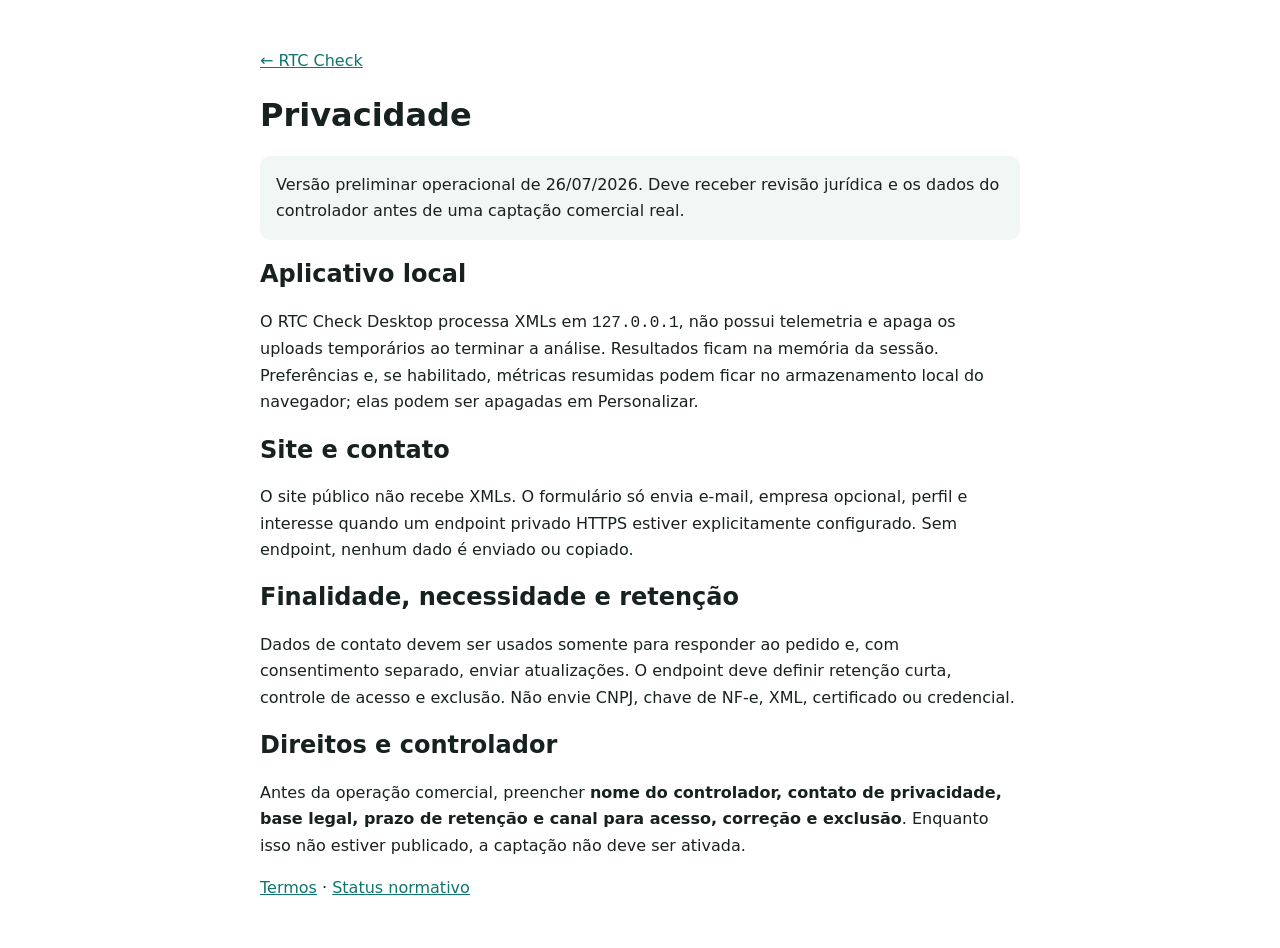
<file: site/privacy.html>
<!doctype html>
<html lang="pt-BR">
<head>
  <meta charset="utf-8"><meta name="viewport" content="width=device-width,initial-scale=1">
  <link rel="icon" href="data:image/svg+xml,%3Csvg xmlns='http://www.w3.org/2000/svg' viewBox='0 0 32 32'%3E%3Crect width='32' height='32' rx='7' fill='%230f766e'/%3E%3Ctext x='16' y='23' font-family='system-ui,sans-serif' font-size='20' font-weight='700' fill='white' text-anchor='middle'%3ER%3C/text%3E%3C/svg%3E">
<title>Privacidade — RTC Check</title>
  <style>body{max-width:760px;margin:3rem auto;padding:0 1.2rem;font:16px/1.65 system-ui;color:#17211f}a{color:#0f766e}h1,h2{line-height:1.2}aside{background:#f1f7f5;padding:1rem;border-radius:10px}</style>
</head>
<body>
<p><a href="./">← RTC Check</a></p>
<h1>Privacidade</h1>
<aside>Versão preliminar operacional de 26/07/2026. Deve receber revisão jurídica e os dados do controlador antes de uma captação comercial real.</aside>
<h2>Aplicativo local</h2>
<p>O RTC Check Desktop processa XMLs em <code>127.0.0.1</code>, não possui telemetria e apaga os uploads temporários ao terminar a análise. Resultados ficam na memória da sessão. Preferências e, se habilitado, métricas resumidas podem ficar no armazenamento local do navegador; elas podem ser apagadas em Personalizar.</p>
<h2>Site e contato</h2>
<p>O site público não recebe XMLs. O formulário só envia e-mail, empresa opcional, perfil e interesse quando um endpoint privado HTTPS estiver explicitamente configurado. Sem endpoint, nenhum dado é enviado ou copiado.</p>
<h2>Finalidade, necessidade e retenção</h2>
<p>Dados de contato devem ser usados somente para responder ao pedido e, com consentimento separado, enviar atualizações. O endpoint deve definir retenção curta, controle de acesso e exclusão. Não envie CNPJ, chave de NF-e, XML, certificado ou credencial.</p>
<h2>Direitos e controlador</h2>
<p>Antes da operação comercial, preencher <strong>nome do controlador, contato de privacidade, base legal, prazo de retenção e canal para acesso, correção e exclusão</strong>. Enquanto isso não estiver publicado, a captação não deve ser ativada.</p>
<p><a href="terms.html">Termos</a> · <a href="status.html">Status normativo</a></p>
</body>
</html>
</file>
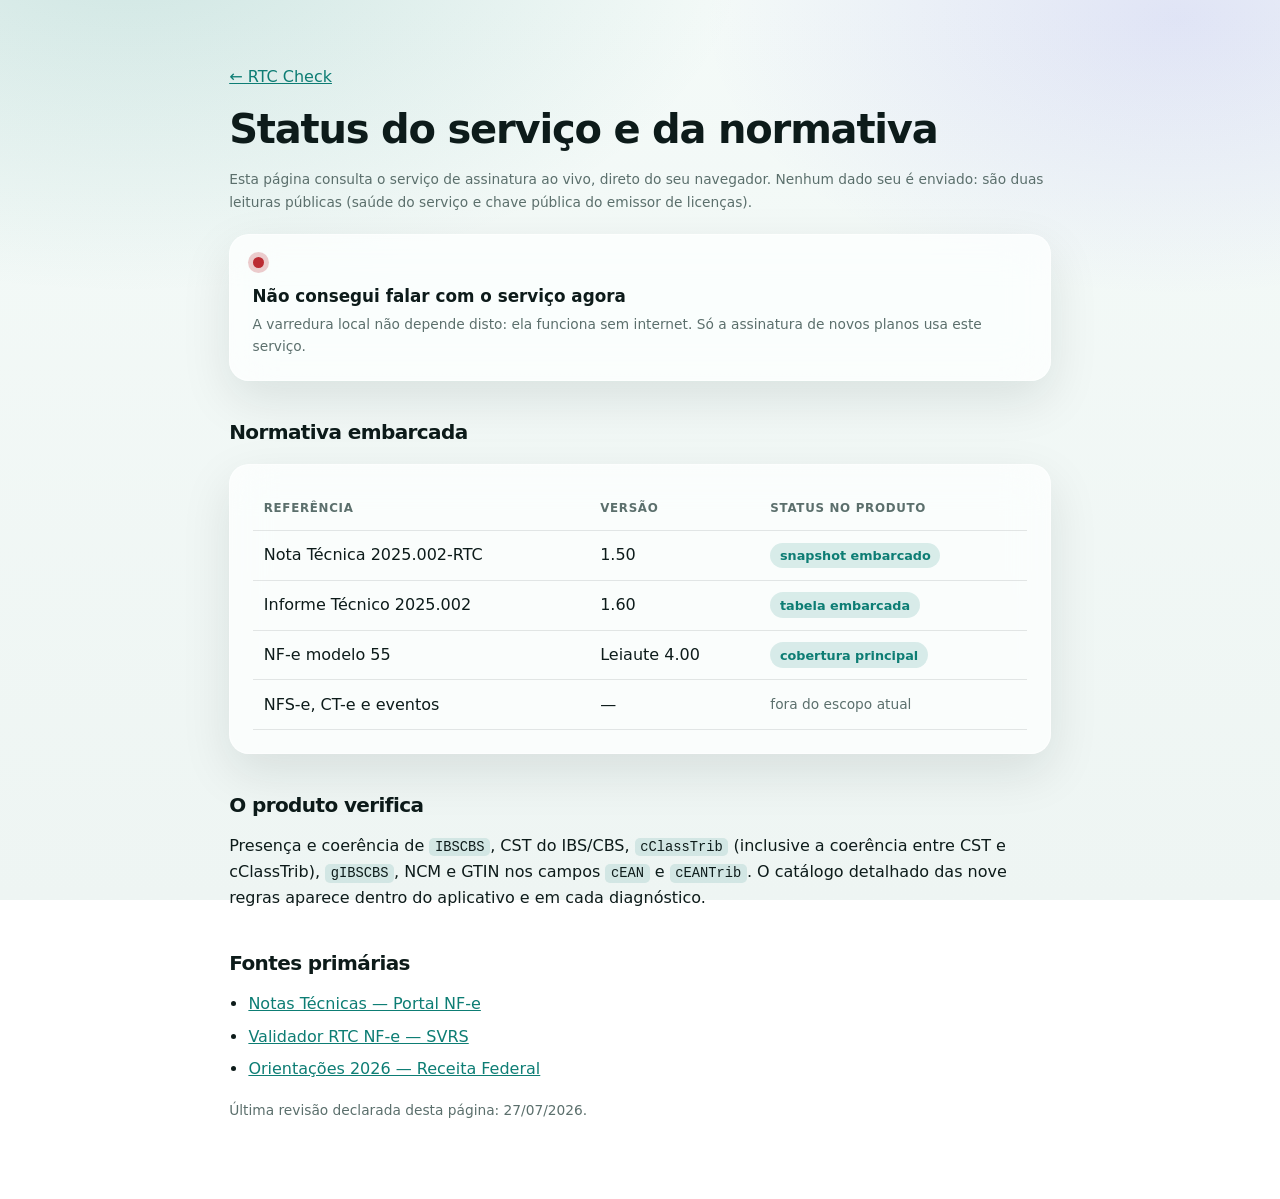
<file: site/status.html>
<!doctype html>
<html lang="pt-BR">
<head>
  <meta charset="utf-8"><meta name="viewport" content="width=device-width,initial-scale=1">
  <link rel="icon" href="data:image/svg+xml,%3Csvg xmlns='http://www.w3.org/2000/svg' viewBox='0 0 32 32'%3E%3Crect width='32' height='32' rx='7' fill='%230f766e'/%3E%3Ctext x='16' y='23' font-family='system-ui,sans-serif' font-size='20' font-weight='700' fill='white' text-anchor='middle'%3ER%3C/text%3E%3C/svg%3E">
<title>Status do serviço e da normativa — RTC Check</title>
<style>
:root{--ink:#0d1b1a;--muted:#5b6f6c;--line:rgba(13,27,26,.10);--surface:rgba(255,255,255,.72);
--brand:#0d7d74;--accent:#4f46e5;--ok:#177245;--warn:#a85b08;--danger:#bb2b32;
--glass:saturate(180%) blur(22px);--border:rgba(255,255,255,.55)}
@media(prefers-color-scheme:dark){:root{--ink:#eaf3f1;--muted:#9db3af;--line:rgba(255,255,255,.12);
--surface:rgba(22,33,32,.66);--brand:#3fd3c0;--accent:#a5b4fc;--ok:#5ddba0;--warn:#f0b429;
--danger:#ff8087;--border:rgba(255,255,255,.14)}}
*{box-sizing:border-box}
body{max-width:860px;margin:0 auto;padding:3rem 1.2rem 4rem;color:var(--ink);
font:16px/1.65 Inter,system-ui,"Segoe UI",sans-serif;min-height:100vh;
background:radial-gradient(1000px 560px at 10% -6%,rgba(13,125,116,.16),transparent 62%),
radial-gradient(820px 480px at 92% 2%,rgba(79,70,229,.12),transparent 58%),
linear-gradient(180deg,#f4faf8,#eef5f3);background-attachment:fixed}
@media(prefers-color-scheme:dark){body{background:
radial-gradient(1000px 560px at 10% -6%,rgba(63,211,192,.16),transparent 62%),
radial-gradient(820px 480px at 92% 2%,rgba(129,140,248,.13),transparent 58%),
linear-gradient(180deg,#0a1211,#070d0d);background-attachment:fixed}}
a{color:var(--brand)}h1,h2{line-height:1.15;letter-spacing:-.03em}
h1{font-size:clamp(1.8rem,4vw,2.5rem);margin:.5rem 0 1rem}
h2{font-size:1.25rem;margin:2.5rem 0 .75rem}
code{font:.86em ui-monospace,Consolas,monospace;
background:color-mix(in srgb,var(--brand) 12%,transparent);padding:.1rem .35rem;border-radius:5px}
.card{background:var(--surface);-webkit-backdrop-filter:var(--glass);backdrop-filter:var(--glass);
border:1px solid var(--border);border-radius:20px;padding:1.4rem;margin:1.25rem 0;
box-shadow:0 18px 50px rgba(13,27,26,.10)}
table{width:100%;border-collapse:collapse}
th,td{text-align:left;padding:.7rem;border-bottom:1px solid var(--line)}
th{font-size:.74rem;text-transform:uppercase;letter-spacing:.06em;color:var(--muted)}
.tag{display:inline-block;background:color-mix(in srgb,var(--brand) 14%,transparent);
color:var(--brand);padding:.15rem .6rem;border-radius:999px;font-size:.8rem;font-weight:650}
.live{display:flex;align-items:center;gap:.9rem;flex-wrap:wrap}
.dot{width:11px;height:11px;border-radius:50%;background:var(--muted);flex:0 0 auto;
box-shadow:0 0 0 5px color-mix(in srgb,var(--muted) 22%,transparent)}
.dot.ok{background:var(--ok);box-shadow:0 0 0 5px color-mix(in srgb,var(--ok) 24%,transparent);
animation:pulsar 2.4s ease-in-out infinite}
.dot.erro{background:var(--danger);box-shadow:0 0 0 5px color-mix(in srgb,var(--danger) 24%,transparent)}
@keyframes pulsar{50%{box-shadow:0 0 0 10px color-mix(in srgb,var(--ok) 6%,transparent)}}
.live strong{font-size:1.05rem}.live p{margin:.15rem 0 0;font-size:.86rem;color:var(--muted)}
.chaves{font:.78rem ui-monospace,Consolas,monospace;color:var(--muted);
overflow-wrap:anywhere;margin-top:.6rem}
.muted{color:var(--muted);font-size:.86rem}
ul{padding-left:1.2rem}li{margin-bottom:.4rem}
@media(prefers-reduced-transparency:reduce){.card{-webkit-backdrop-filter:none;backdrop-filter:none;
background:#fff}}
@media(prefers-reduced-motion:reduce){*{animation:none!important}}
</style>
</head>
<body>
<p><a href="./">← RTC Check</a></p>
<h1>Status do serviço e da normativa</h1>
<p class="muted">Esta página consulta o serviço de assinatura ao vivo, direto do seu
navegador. Nenhum dado seu é enviado: são duas leituras públicas (saúde do serviço e
chave pública do emissor de licenças).</p>

<div class="card">
  <div class="live">
    <span class="dot" id="dot" aria-hidden="true"></span>
    <div>
      <strong id="estado">Consultando o serviço de assinatura…</strong>
      <p id="detalhe">https://rtc-check-vendas.onrender.com</p>
    </div>
  </div>
  <p class="chaves" id="chave" hidden></p>
  <p class="muted" id="latencia" hidden></p>
</div>

<h2>Normativa embarcada</h2>
<div class="card">
<table>
  <thead><tr><th>Referência</th><th>Versão</th><th>Status no produto</th></tr></thead>
  <tbody>
    <tr><td>Nota Técnica 2025.002-RTC</td><td>1.50</td><td><span class="tag">snapshot embarcado</span></td></tr>
    <tr><td>Informe Técnico 2025.002</td><td>1.60</td><td><span class="tag">tabela embarcada</span></td></tr>
    <tr><td>NF-e modelo 55</td><td>Leiaute 4.00</td><td><span class="tag">cobertura principal</span></td></tr>
    <tr><td>NFS-e, CT-e e eventos</td><td>—</td><td class="muted">fora do escopo atual</td></tr>
  </tbody>
</table>
</div>

<h2>O produto verifica</h2>
<p>Presença e coerência de <code>IBSCBS</code>, CST do IBS/CBS, <code>cClassTrib</code>
(inclusive a coerência entre CST e cClassTrib), <code>gIBSCBS</code>, NCM e GTIN nos
campos <code>cEAN</code> e <code>cEANTrib</code>. O catálogo detalhado das nove regras
aparece dentro do aplicativo e em cada diagnóstico.</p>

<h2>Fontes primárias</h2>
<ul>
  <li><a href="https://www.nfe.fazenda.gov.br/portal/listaConteudo.aspx?tipoConteudo=6WfrpZYE4Ik%3D">Notas Técnicas — Portal NF-e</a></li>
  <li><a href="https://dfe-portal.svrs.rs.gov.br/Cff/ValidadorRtcNfe">Validador RTC NF-e — SVRS</a></li>
  <li><a href="https://www.gov.br/receitafederal/pt-br/acesso-a-informacao/acoes-e-programas/programas-e-atividades/reforma-tributaria-do-consumo/orientacoes-2026">Orientações 2026 — Receita Federal</a></li>
</ul>
<p class="muted">Última revisão declarada desta página: 27/07/2026.</p>

<script>
(function () {
  var BASE = "https://rtc-check-vendas.onrender.com";
  var dot = document.getElementById("dot");
  var estado = document.getElementById("estado");
  var detalhe = document.getElementById("detalhe");
  var chave = document.getElementById("chave");
  var latencia = document.getElementById("latencia");

  var inicio = performance.now();
  // O plano gratuito da hospedagem hiberna: a primeira consulta pode demorar
  // até cerca de um minuto para acordar o serviço.
  var expirar = new AbortController();
  var relogio = setTimeout(function () { expirar.abort(); }, 75000);

  fetch(BASE + "/saude", { signal: expirar.signal, cache: "no-store" })
    .then(function (r) { if (!r.ok) throw new Error("HTTP " + r.status); return r.json(); })
    .then(function (dados) {
      clearTimeout(relogio);
      var ms = Math.round(performance.now() - inicio);
      dot.className = "dot ok";
      estado.textContent = "Assinatura disponível";
      detalhe.textContent = "Checkout do Mercado Pago no ar" +
        (dados.chave_fixada_no_ambiente ? " · emissor de licenças configurado" : "");
      latencia.hidden = false;
      latencia.textContent = "Resposta em " + ms + " ms, verificada agora no seu navegador.";
      return fetch(BASE + "/chave-publica", { cache: "no-store" });
    })
    .then(function (r) { return r && r.ok ? r.json() : null; })
    .then(function (dados) {
      if (!dados || !dados.chave_publica) return;
      chave.hidden = false;
      chave.textContent = "Chave pública do emissor: " + dados.chave_publica;
    })
    .catch(function () {
      clearTimeout(relogio);
      dot.className = "dot erro";
      estado.textContent = "Não consegui falar com o serviço agora";
      detalhe.textContent = "A varredura local não depende disto: ela funciona sem " +
        "internet. Só a assinatura de novos planos usa este serviço.";
    });
})();
</script>
</body>
</html>
</file>
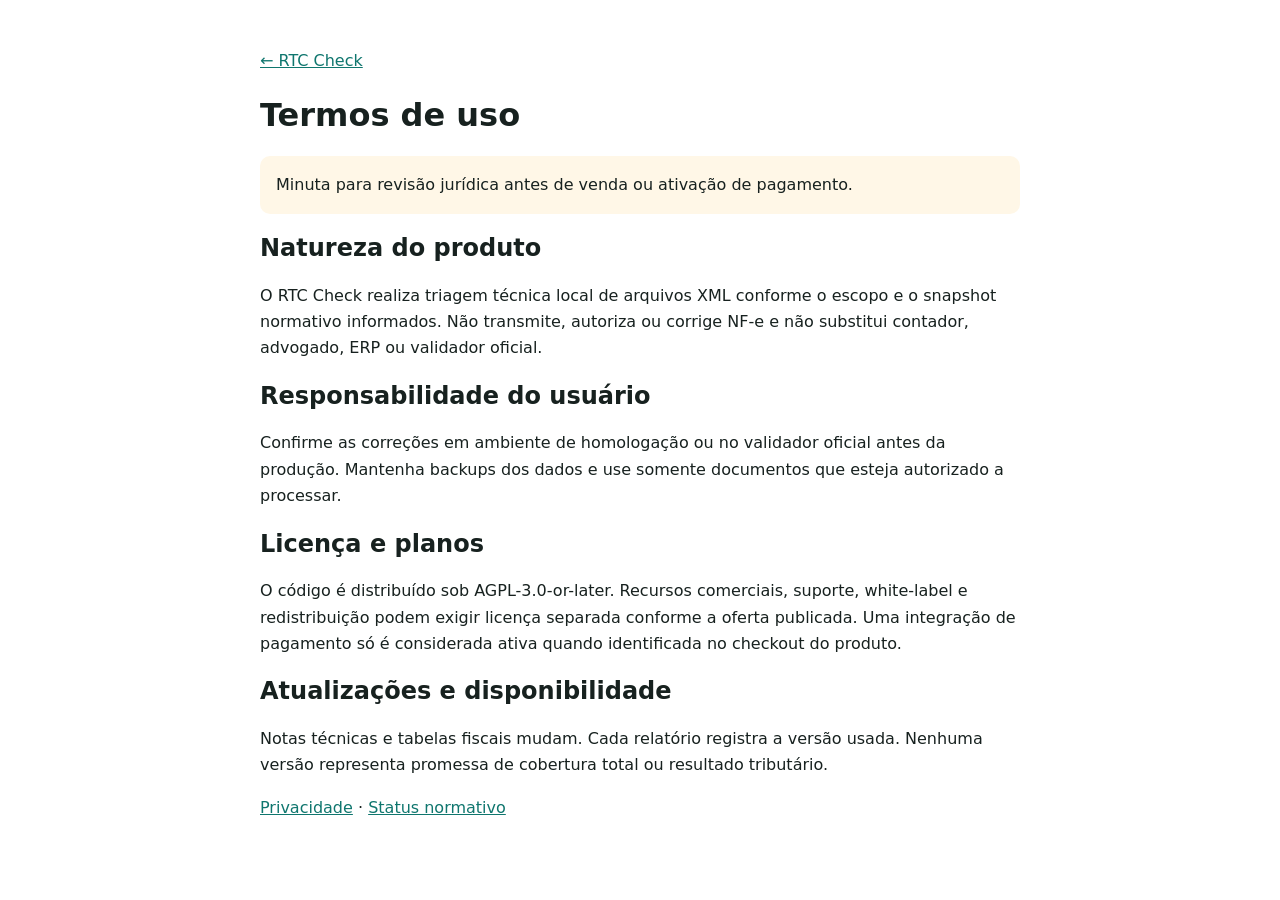
<file: site/terms.html>
<!doctype html>
<html lang="pt-BR">
<head>
  <meta charset="utf-8"><meta name="viewport" content="width=device-width,initial-scale=1">
  <link rel="icon" href="data:image/svg+xml,%3Csvg xmlns='http://www.w3.org/2000/svg' viewBox='0 0 32 32'%3E%3Crect width='32' height='32' rx='7' fill='%230f766e'/%3E%3Ctext x='16' y='23' font-family='system-ui,sans-serif' font-size='20' font-weight='700' fill='white' text-anchor='middle'%3ER%3C/text%3E%3C/svg%3E">
<title>Termos — RTC Check</title>
  <style>body{max-width:760px;margin:3rem auto;padding:0 1.2rem;font:16px/1.65 system-ui;color:#17211f}a{color:#0f766e}h1,h2{line-height:1.2}aside{background:#fff7e7;padding:1rem;border-radius:10px}</style>
</head>
<body>
<p><a href="./">← RTC Check</a></p>
<h1>Termos de uso</h1>
<aside>Minuta para revisão jurídica antes de venda ou ativação de pagamento.</aside>
<h2>Natureza do produto</h2>
<p>O RTC Check realiza triagem técnica local de arquivos XML conforme o escopo e o snapshot normativo informados. Não transmite, autoriza ou corrige NF-e e não substitui contador, advogado, ERP ou validador oficial.</p>
<h2>Responsabilidade do usuário</h2>
<p>Confirme as correções em ambiente de homologação ou no validador oficial antes da produção. Mantenha backups dos dados e use somente documentos que esteja autorizado a processar.</p>
<h2>Licença e planos</h2>
<p>O código é distribuído sob AGPL-3.0-or-later. Recursos comerciais, suporte, white-label e redistribuição podem exigir licença separada conforme a oferta publicada. Uma integração de pagamento só é considerada ativa quando identificada no checkout do produto.</p>
<h2>Atualizações e disponibilidade</h2>
<p>Notas técnicas e tabelas fiscais mudam. Cada relatório registra a versão usada. Nenhuma versão representa promessa de cobertura total ou resultado tributário.</p>
<p><a href="privacy.html">Privacidade</a> · <a href="status.html">Status normativo</a></p>
</body>
</html>
</file>
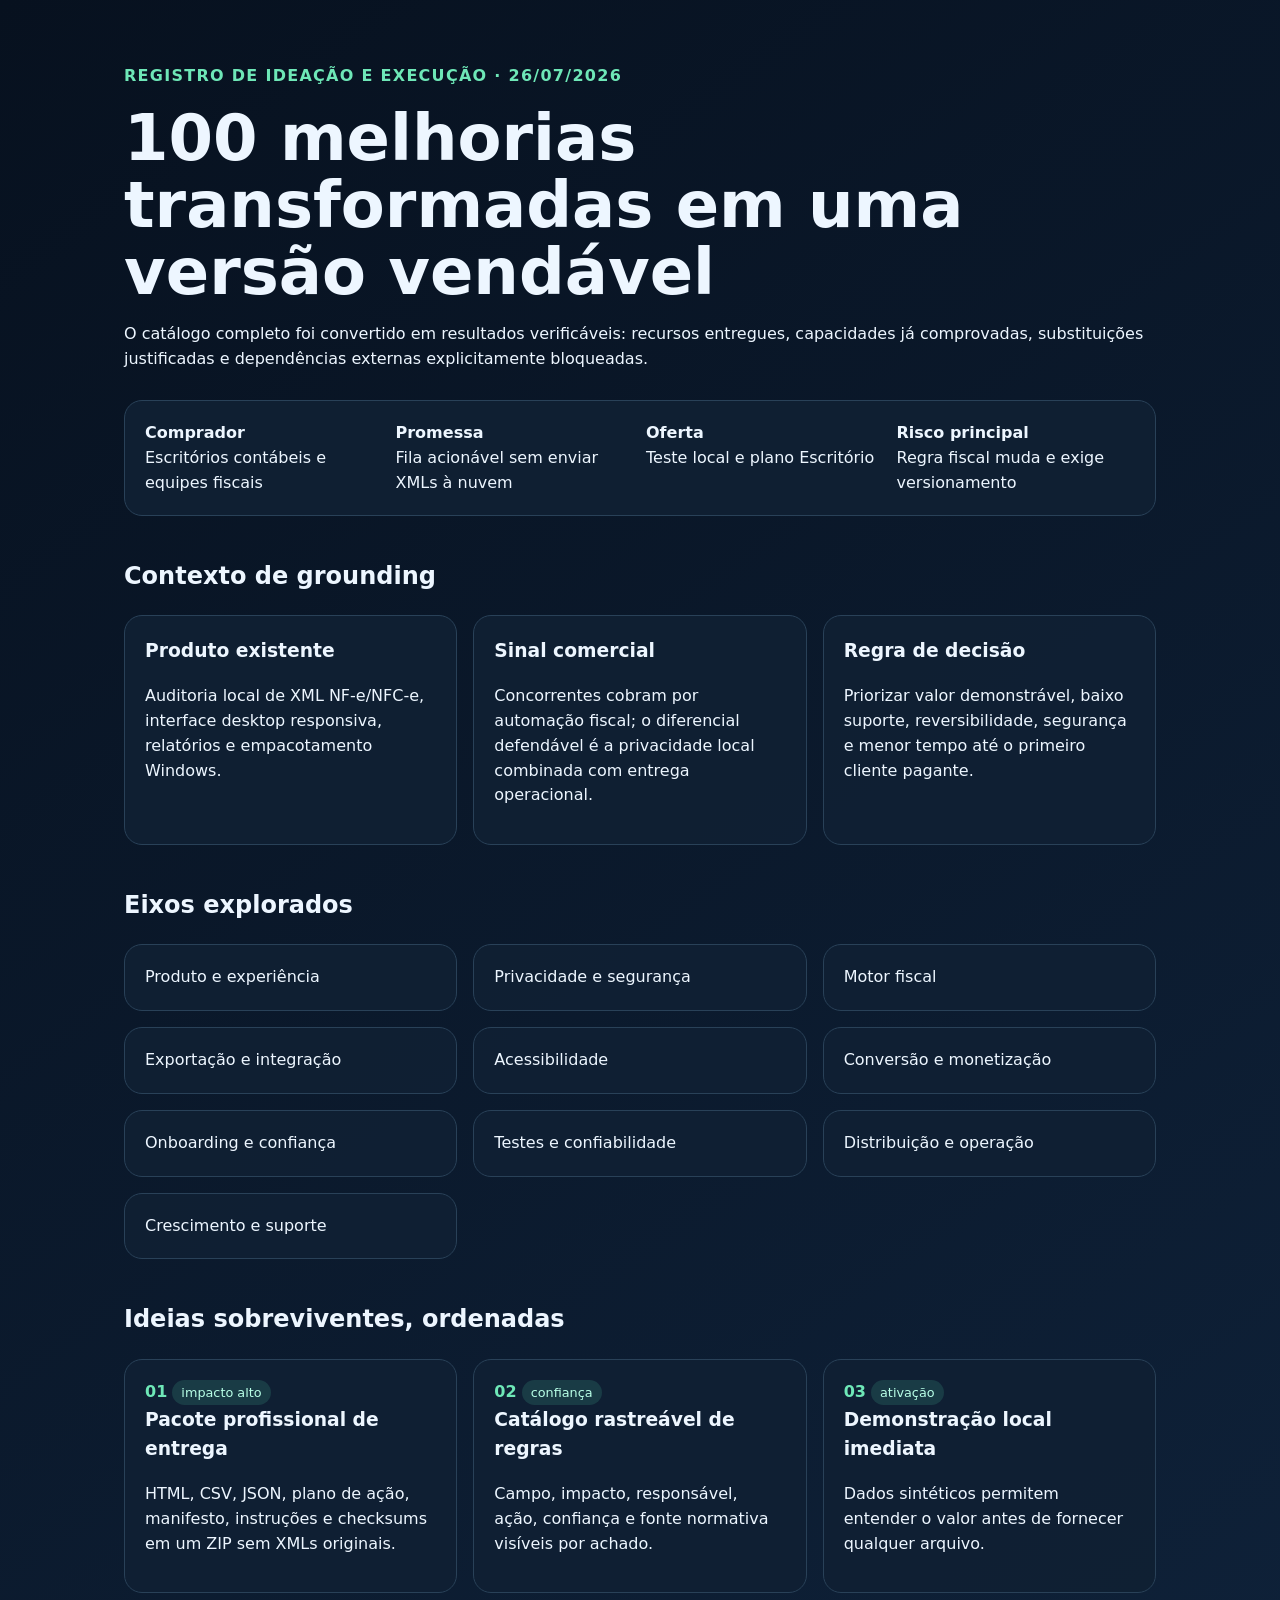
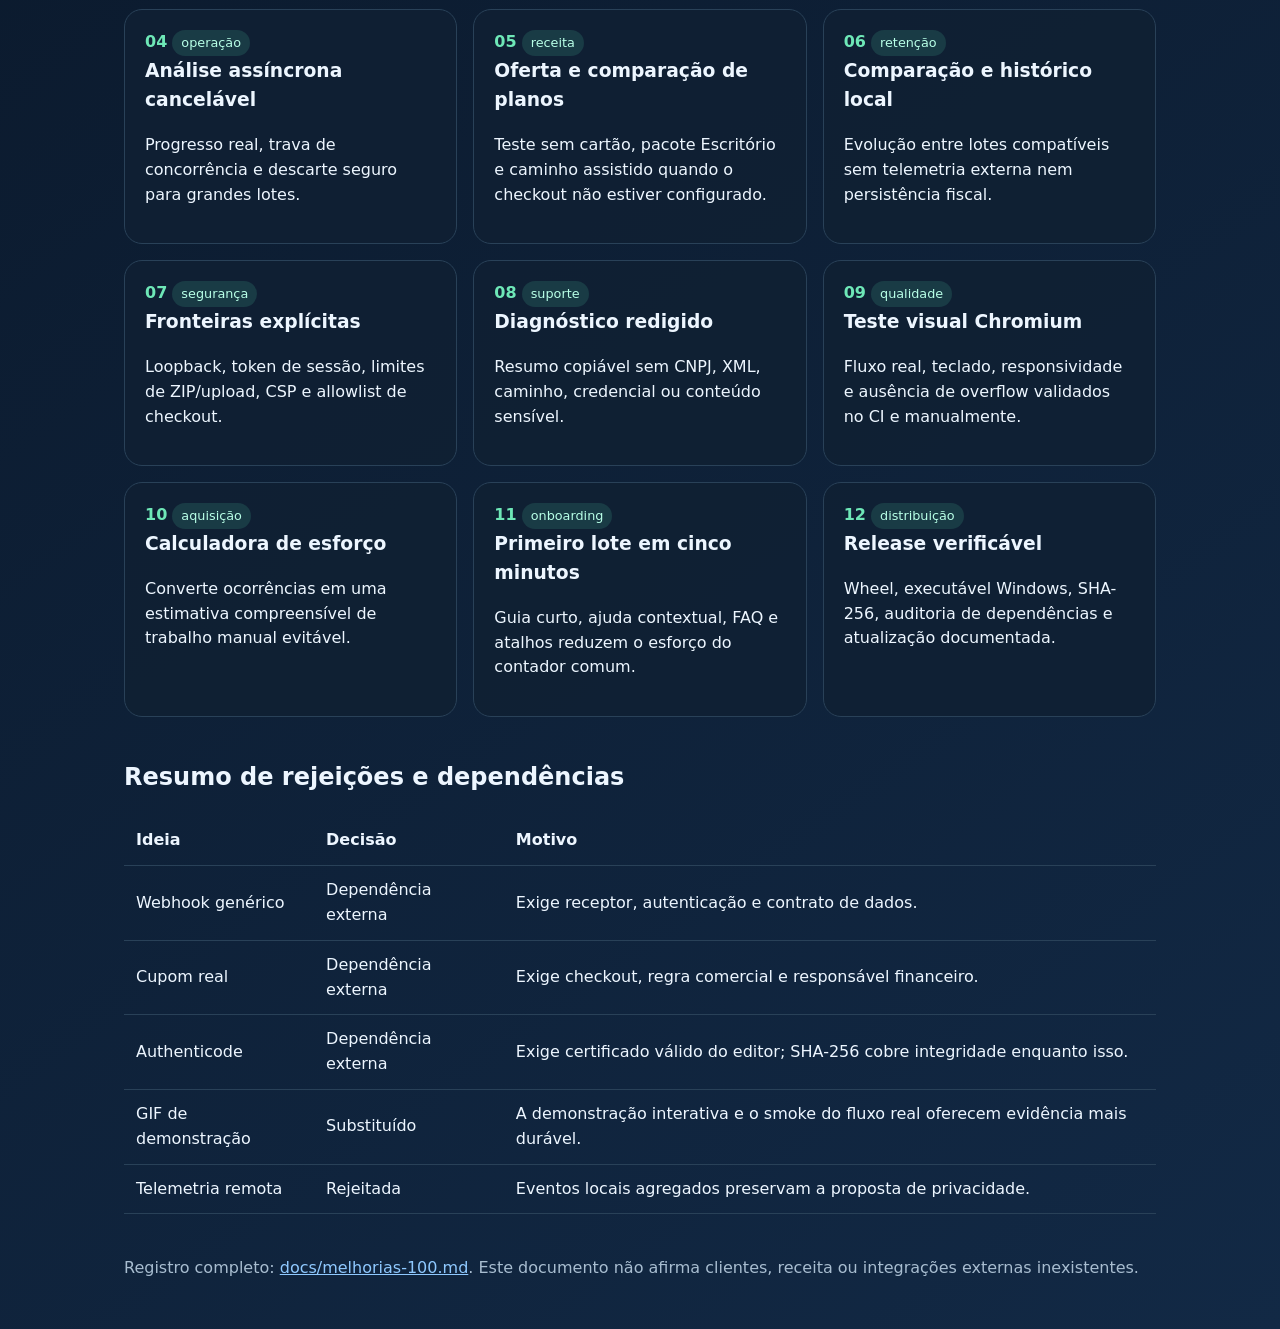
<file: docs/ideation/2026-07-26-rtc-check-100-melhorias-ideation.html>
<!doctype html>
<html lang="pt-BR">
<head>
  <meta charset="utf-8">
  <meta name="viewport" content="width=device-width,initial-scale=1">
  <title>RTC Check — síntese das 100 melhorias</title>
  <style>
    :root{color-scheme:dark;--bg:#07111f;--card:#102033;--ink:#edf6ff;--muted:#a8bdd0;--accent:#6ee7b7;--line:#294158}
    *{box-sizing:border-box}body{margin:0;font:16px/1.55 system-ui,sans-serif;background:linear-gradient(145deg,#07111f,#122945);color:var(--ink)}
    main{max-width:1080px;margin:auto;padding:48px 24px}h1{font-size:clamp(2rem,5vw,4rem);line-height:1.05;margin:.2em 0}.eyebrow{color:var(--accent);font-weight:700;letter-spacing:.08em;text-transform:uppercase}
    .meta,.card{background:color-mix(in srgb,var(--card) 92%,transparent);border:1px solid var(--line);border-radius:18px;padding:20px}.meta{display:grid;grid-template-columns:repeat(auto-fit,minmax(180px,1fr));gap:12px;margin:28px 0}
    section{margin:42px 0}.grid{display:grid;grid-template-columns:repeat(auto-fit,minmax(260px,1fr));gap:16px}.card h3{margin-top:0}.rank{color:var(--accent);font-weight:800}.tag{display:inline-block;padding:3px 9px;border-radius:99px;background:#193b45;color:#b8ffe7;font-size:.8rem}
    table{width:100%;border-collapse:collapse}.table-wrap{overflow:auto}.table-wrap th,.table-wrap td{padding:12px;text-align:left;border-bottom:1px solid var(--line)}a{color:#8fc9ff}footer{color:var(--muted)}
  </style>
</head>
<body><main>
  <p class="eyebrow">Registro de ideação e execução · 26/07/2026</p>
  <h1>100 melhorias transformadas em uma versão vendável</h1>
  <p>O catálogo completo foi convertido em resultados verificáveis: recursos entregues, capacidades já comprovadas, substituições justificadas e dependências externas explicitamente bloqueadas.</p>
  <div class="meta">
    <div><strong>Comprador</strong><br>Escritórios contábeis e equipes fiscais</div>
    <div><strong>Promessa</strong><br>Fila acionável sem enviar XMLs à nuvem</div>
    <div><strong>Oferta</strong><br>Teste local e plano Escritório</div>
    <div><strong>Risco principal</strong><br>Regra fiscal muda e exige versionamento</div>
  </div>

  <section><h2>Contexto de grounding</h2>
    <div class="grid">
      <article class="card"><h3>Produto existente</h3><p>Auditoria local de XML NF-e/NFC-e, interface desktop responsiva, relatórios e empacotamento Windows.</p></article>
      <article class="card"><h3>Sinal comercial</h3><p>Concorrentes cobram por automação fiscal; o diferencial defendável é a privacidade local combinada com entrega operacional.</p></article>
      <article class="card"><h3>Regra de decisão</h3><p>Priorizar valor demonstrável, baixo suporte, reversibilidade, segurança e menor tempo até o primeiro cliente pagante.</p></article>
    </div>
  </section>

  <section><h2>Eixos explorados</h2>
    <div class="grid">
      <div class="card">Produto e experiência</div><div class="card">Privacidade e segurança</div>
      <div class="card">Motor fiscal</div><div class="card">Exportação e integração</div>
      <div class="card">Acessibilidade</div><div class="card">Conversão e monetização</div>
      <div class="card">Onboarding e confiança</div><div class="card">Testes e confiabilidade</div>
      <div class="card">Distribuição e operação</div><div class="card">Crescimento e suporte</div>
    </div>
  </section>

  <section><h2>Ideias sobreviventes, ordenadas</h2>
    <div class="grid">
      <article class="card"><span class="rank">01</span> <span class="tag">impacto alto</span><h3>Pacote profissional de entrega</h3><p>HTML, CSV, JSON, plano de ação, manifesto, instruções e checksums em um ZIP sem XMLs originais.</p></article>
      <article class="card"><span class="rank">02</span> <span class="tag">confiança</span><h3>Catálogo rastreável de regras</h3><p>Campo, impacto, responsável, ação, confiança e fonte normativa visíveis por achado.</p></article>
      <article class="card"><span class="rank">03</span> <span class="tag">ativação</span><h3>Demonstração local imediata</h3><p>Dados sintéticos permitem entender o valor antes de fornecer qualquer arquivo.</p></article>
      <article class="card"><span class="rank">04</span> <span class="tag">operação</span><h3>Análise assíncrona cancelável</h3><p>Progresso real, trava de concorrência e descarte seguro para grandes lotes.</p></article>
      <article class="card"><span class="rank">05</span> <span class="tag">receita</span><h3>Oferta e comparação de planos</h3><p>Teste sem cartão, pacote Escritório e caminho assistido quando o checkout não estiver configurado.</p></article>
      <article class="card"><span class="rank">06</span> <span class="tag">retenção</span><h3>Comparação e histórico local</h3><p>Evolução entre lotes compatíveis sem telemetria externa nem persistência fiscal.</p></article>
      <article class="card"><span class="rank">07</span> <span class="tag">segurança</span><h3>Fronteiras explícitas</h3><p>Loopback, token de sessão, limites de ZIP/upload, CSP e allowlist de checkout.</p></article>
      <article class="card"><span class="rank">08</span> <span class="tag">suporte</span><h3>Diagnóstico redigido</h3><p>Resumo copiável sem CNPJ, XML, caminho, credencial ou conteúdo sensível.</p></article>
      <article class="card"><span class="rank">09</span> <span class="tag">qualidade</span><h3>Teste visual Chromium</h3><p>Fluxo real, teclado, responsividade e ausência de overflow validados no CI e manualmente.</p></article>
      <article class="card"><span class="rank">10</span> <span class="tag">aquisição</span><h3>Calculadora de esforço</h3><p>Converte ocorrências em uma estimativa compreensível de trabalho manual evitável.</p></article>
      <article class="card"><span class="rank">11</span> <span class="tag">onboarding</span><h3>Primeiro lote em cinco minutos</h3><p>Guia curto, ajuda contextual, FAQ e atalhos reduzem o esforço do contador comum.</p></article>
      <article class="card"><span class="rank">12</span> <span class="tag">distribuição</span><h3>Release verificável</h3><p>Wheel, executável Windows, SHA-256, auditoria de dependências e atualização documentada.</p></article>
    </div>
  </section>

  <section><h2>Resumo de rejeições e dependências</h2>
    <div class="table-wrap"><table>
      <thead><tr><th>Ideia</th><th>Decisão</th><th>Motivo</th></tr></thead>
      <tbody>
        <tr><td>Webhook genérico</td><td>Dependência externa</td><td>Exige receptor, autenticação e contrato de dados.</td></tr>
        <tr><td>Cupom real</td><td>Dependência externa</td><td>Exige checkout, regra comercial e responsável financeiro.</td></tr>
        <tr><td>Authenticode</td><td>Dependência externa</td><td>Exige certificado válido do editor; SHA-256 cobre integridade enquanto isso.</td></tr>
        <tr><td>GIF de demonstração</td><td>Substituído</td><td>A demonstração interativa e o smoke do fluxo real oferecem evidência mais durável.</td></tr>
        <tr><td>Telemetria remota</td><td>Rejeitada</td><td>Eventos locais agregados preservam a proposta de privacidade.</td></tr>
      </tbody>
    </table></div>
  </section>

  <footer>Registro completo: <a href="../melhorias-100.md">docs/melhorias-100.md</a>. Este documento não afirma clientes, receita ou integrações externas inexistentes.</footer>
</main></body></html>
</file>
